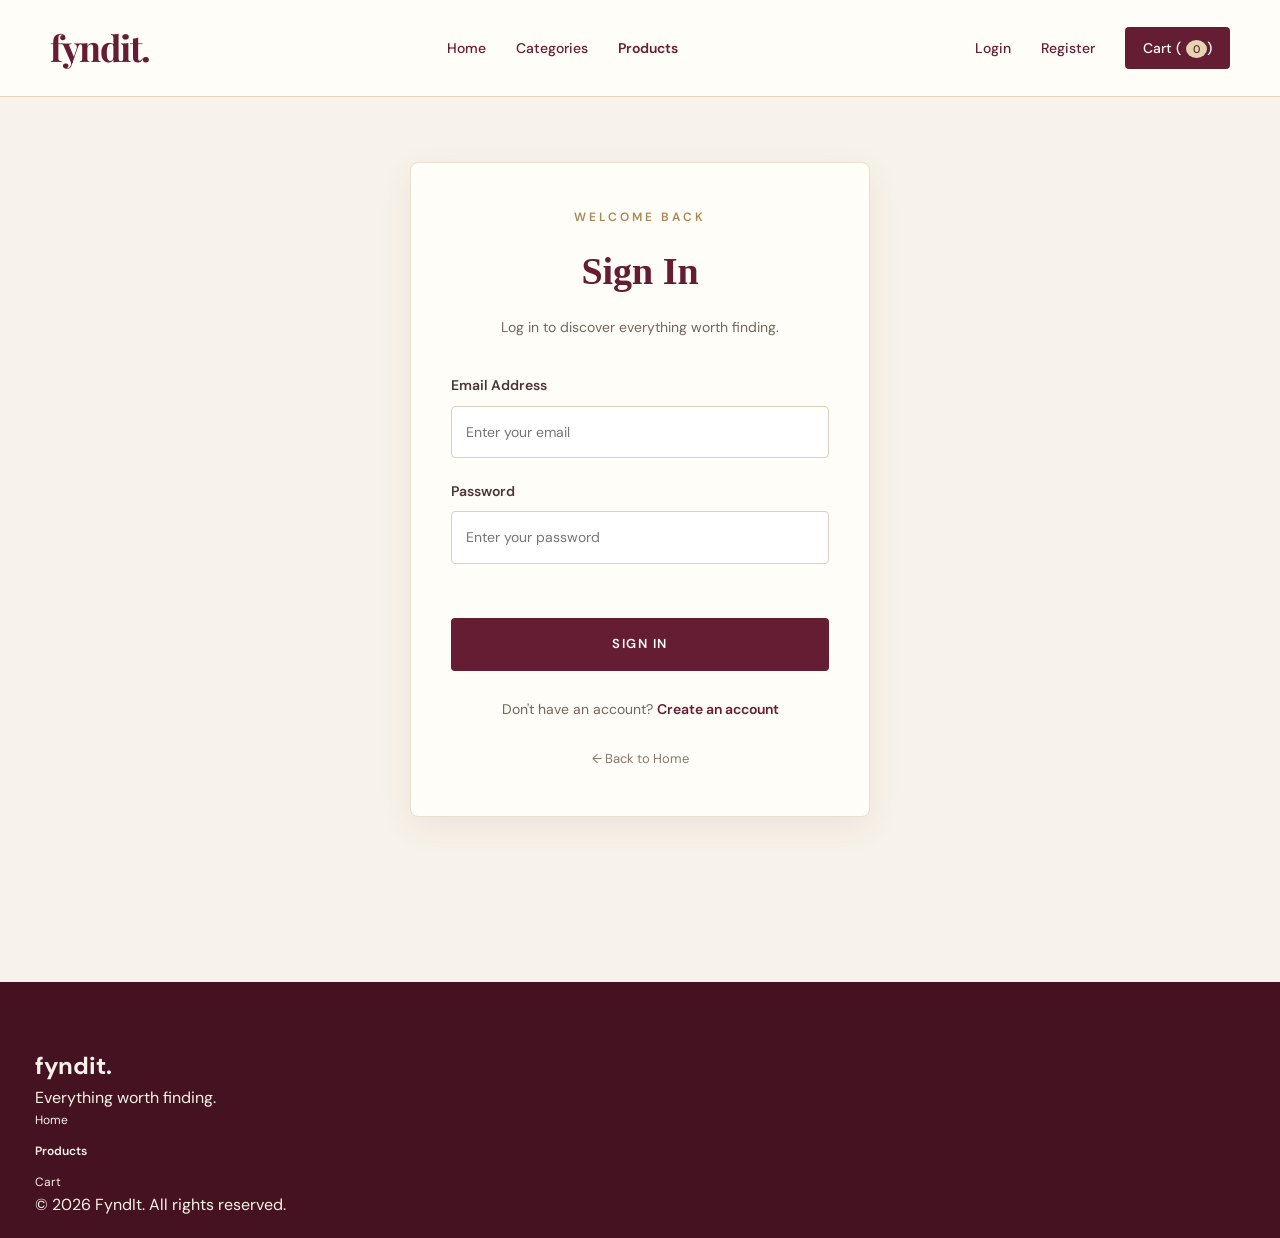
<file: admin-customers.html>
<!DOCTYPE html>
<html lang="en">

<head>
    <meta charset="UTF-8">
    <meta name="viewport" content="width=device-width, initial-scale=1.0">

    <title>Manage Customers | FyndIt Admin</title>

    <link rel="stylesheet" href="style.css">
</head>

<body>

    <!-- Admin Header -->
    <header class="admin-header">

        <div class="admin-header-container">

            <a href="admin.html" class="admin-logo">
                <span>fyndit.</span>
                <small>ADMIN</small>
            </a>

            <div class="admin-header-actions">

                <a href="admin.html" class="admin-card-link">
                    Dashboard
                </a>

                <button id="adminLogoutButton">
                    Logout
                </button>

            </div>

        </div>

    </header>


    <!-- Page Heading -->
    <section class="admin-page-heading">

        <p>CUSTOMER MANAGEMENT</p>

        <h1>Manage Customers</h1>

        <span>
            View customer profiles and their delivery information.
        </span>

    </section>


    <!-- Customer Management -->
    <main class="admin-customers-section">

        <div class="admin-customers-toolbar">

            <div>

                <h2>Registered Customers</h2>

                <p id="adminCustomerCount">
                    Loading customers...
                </p>

            </div>

        </div>


        <!-- Search -->
        <div class="admin-customer-search">

            <input
                type="text"
                id="adminCustomerSearch"
                placeholder="Search by customer name or email..."
            >

        </div>


        <!-- Customer Table -->
        <div class="admin-table-container">

            <table class="admin-customers-table">

                <thead>

                    <tr>
                        <th>Customer ID</th>
                        <th>Customer Name</th>
                        <th>Email Address</th>
                        <th>Phone</th>
                        <th>Account Status</th>
                        <th>Actions</th>
                    </tr>

                </thead>

                <tbody id="adminCustomersTableBody">

                    <tr>
                        <td colspan="6">
                            Loading customers...
                        </td>
                    </tr>

                </tbody>

            </table>

        </div>


        <!-- Page Message -->
        <p
            id="adminCustomersMessage"
            class="admin-dashboard-message"
        ></p>

    </main>


    <!-- Customer Details Modal -->
    <div id="customerModal" class="admin-modal">

        <div class="admin-modal-content">

            <div class="admin-modal-header">

                <h2>Customer Details</h2>

                <button
                    type="button"
                    id="closeCustomerModal"
                >
                    &times;
                </button>

            </div>


            <div class="customer-details-content">

                <div class="customer-detail-item">

                    <span>Customer Name</span>

                    <p id="detailCustomerName">-</p>

                </div>


                <div class="customer-detail-item">

                    <span>Email Address</span>

                    <p id="detailCustomerEmail">-</p>

                </div>


                <div class="customer-detail-item">

                    <span>Phone Number</span>

                    <p id="detailCustomerPhone">-</p>

                </div>


                <div class="customer-detail-item">

                    <span>Delivery Address</span>

                    <p id="detailCustomerAddress">-</p>

                </div>


                <div class="customer-detail-item">

                    <span>Account Status</span>

                    <p id="detailCustomerStatus">-</p>

                </div>

            </div>


            <div class="admin-form-actions">

                <button
                    type="button"
                    id="closeCustomerDetailsButton"
                >
                    Close
                </button>

            </div>

        </div>

    </div>


    <!-- Footer -->
    <footer class="main-footer">

        <p>
            © 2026 FyndIt. Everything worth finding.
        </p>

    </footer>


    <script src="firebase-config.js"></script>
    <script src="admin-customers.js"></script>

</body>

</html>
</file>
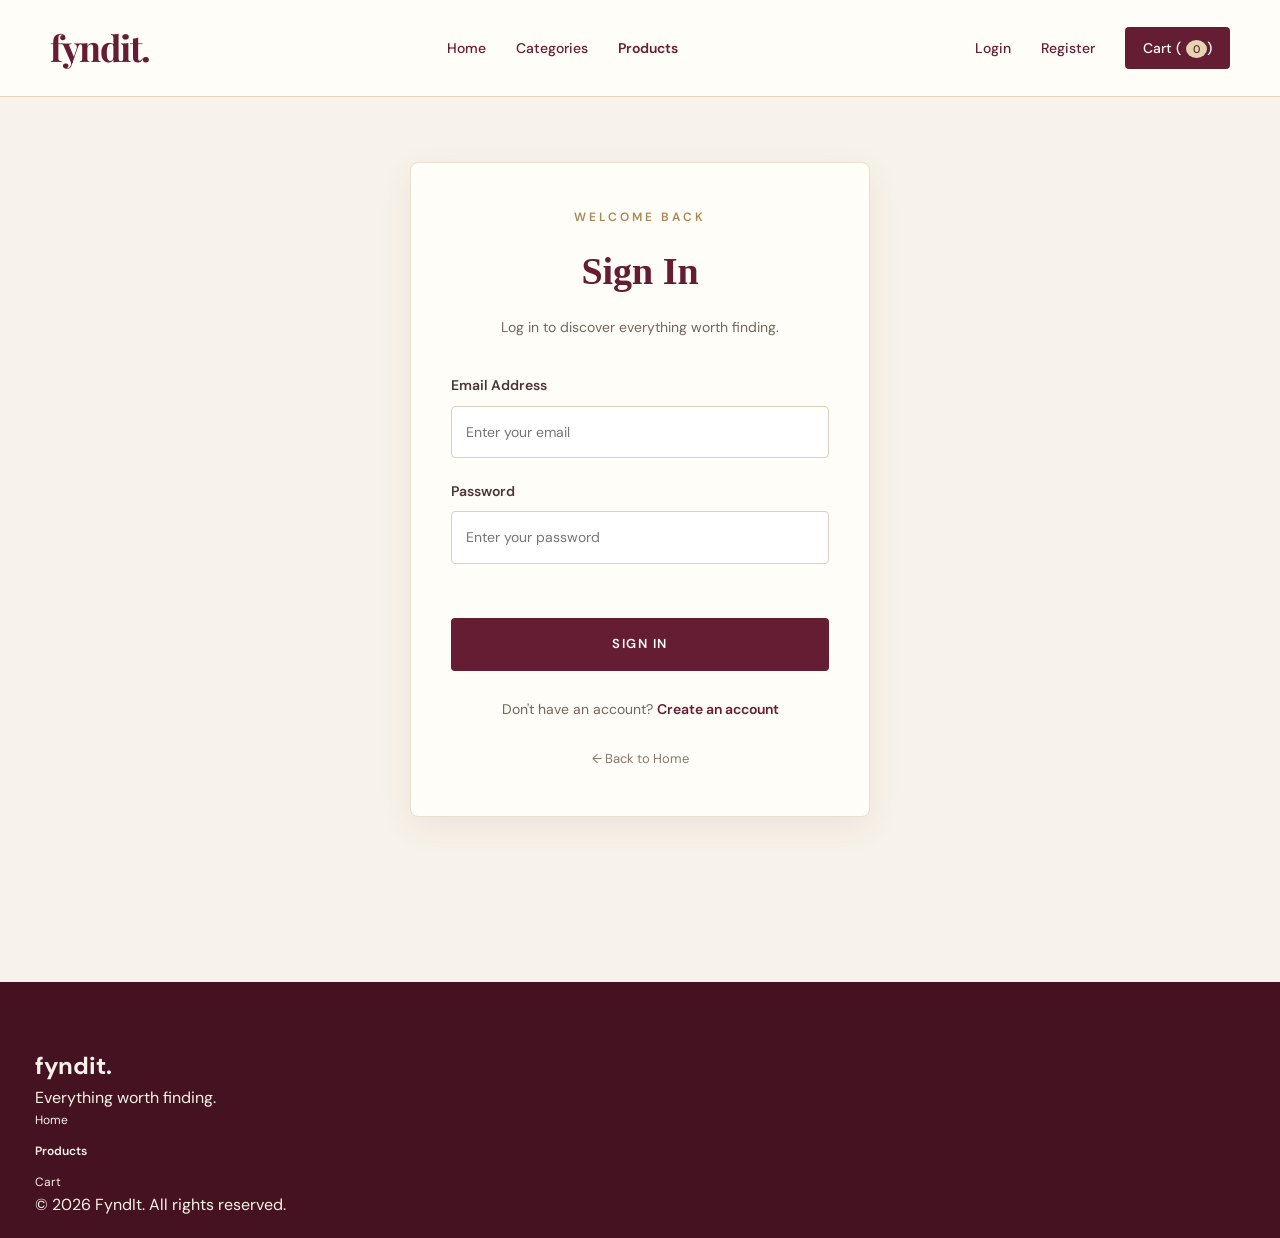
<file: admin-orders.html>
<!DOCTYPE html>
<html lang="en">

<head>
    <meta charset="UTF-8">
    <meta name="viewport" content="width=device-width, initial-scale=1.0">

    <title>Order Management | FyndIt Admin</title>

    <link rel="stylesheet" href="style.css">
</head>

<body>

    <header class="admin-header">
        <div class="admin-header-container">

            <a href="admin.html" class="admin-logo">
                <span>FyndIt.</span>
                <small>ADMIN</small>
            </a>

            <div class="admin-header-actions">
                <a href="admin.html" class="admin-card-link">Dashboard</a>
                <button id="adminLogoutButton">Logout</button>
            </div>

        </div>
    </header>

    <main class="admin-customers-section">

        <div class="admin-page-heading">
            <p>ORDER MANAGEMENT</p>
            <h1>Customer Orders</h1>
            <span>View and manage all customer orders.</span>
        </div>

        <div class="admin-customers-toolbar">

            <div>
                <h2>All Orders</h2>
                <p id="adminOrderCount">Loading orders...</p>
            </div>

            <input
                type="text"
                id="adminOrderSearch"
                placeholder="Search by order ID or customer..."
            >

        </div>

        <div class="admin-table-container">

            <table class="admin-customers-table">

                <thead>
                    <tr>
                        <th>Order ID</th>
                        <th>Customer</th>
                        <th>Order Date</th>
                        <th>Items</th>
                        <th>Total Amount</th>
                        <th>Payment Method</th>
                        <th>Order Status</th>
                        <th>Actions</th>
                    </tr>
                </thead>

                <tbody id="adminOrdersTableBody">
                    <tr>
                        <td colspan="8">Loading orders...</td>
                    </tr>
                </tbody>

            </table>

        </div>

        <div id="adminOrdersMessage"></div>

    </main>

    <footer class="main-footer">
        <p>© 2026 FyndIt. All rights reserved.</p>
    </footer>

    <script src="firebase-config.js"></script>
    <script src="admin-orders.js"></script>

</body>
</html>
</file>
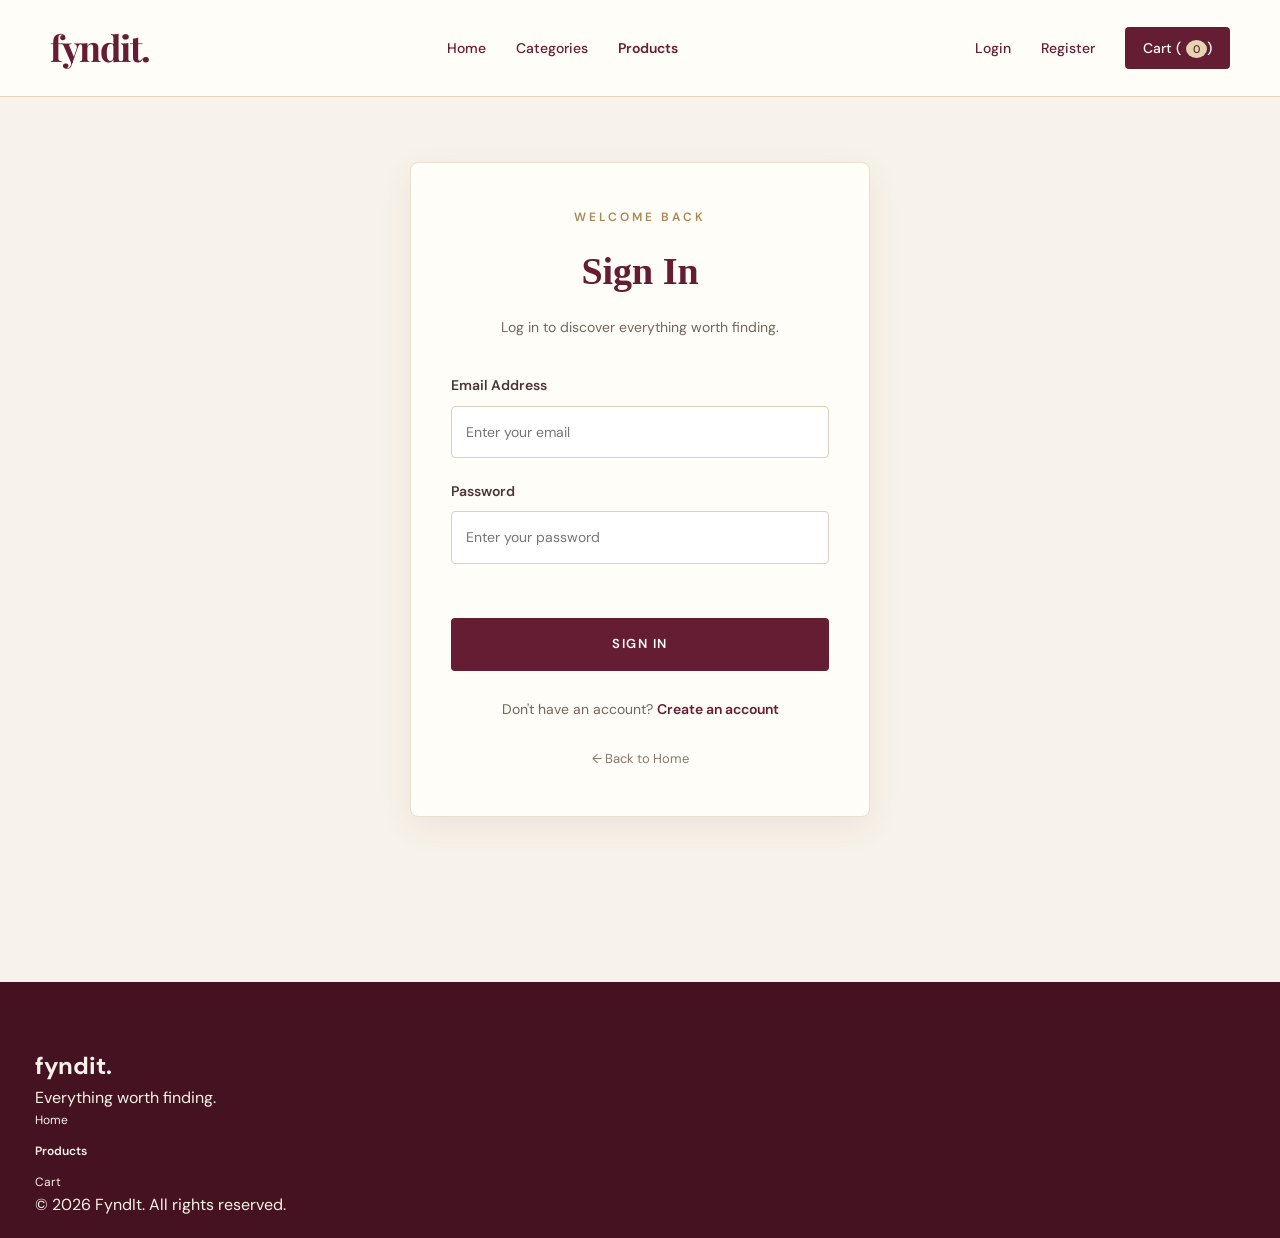
<file: admin-products.html>
<!DOCTYPE html>
<html lang="en">

<head>
    <meta charset="UTF-8">
    <meta name="viewport" content="width=device-width, initial-scale=1.0">

    <title>Manage Products | FyndIt Admin</title>

    <link rel="stylesheet" href="style.css">
</head>

<body>

    <!-- Admin Header -->
    <header class="admin-header">

        <div class="admin-header-container">

            <a href="admin.html" class="admin-logo">
                <span>fyndit.</span>
                <small>ADMIN</small>
            </a>

            <div class="admin-header-actions">

                <a href="admin.html" class="admin-card-link">
                    Dashboard
                </a>

                <button id="adminLogoutButton">
                    Logout
                </button>

            </div>

        </div>

    </header>


    <!-- Page Heading -->
    <section class="admin-page-heading">

        <p>PRODUCT MANAGEMENT</p>

        <h1>Manage Products</h1>

        <span>
            Add, edit and manage your FyndIt product collection.
        </span>

    </section>


    <!-- Product Management -->
    <main class="admin-products-section">

        <div class="admin-products-toolbar">

            <div>
                <h2>All Products</h2>

                <p id="adminProductCount">
                    Loading products...
                </p>
            </div>

            <button id="addProductButton">
                + Add New Product
            </button>

        </div>


        <!-- Search -->
        <div class="admin-product-search">

            <input
                type="text"
                id="adminProductSearch"
                placeholder="Search products by name or ID..."
            >

        </div>


        <!-- Product Table -->
        <div class="admin-table-container">

            <table class="admin-products-table">

                <thead>

                    <tr>
                        <th>Product ID</th>
                        <th>Product Name</th>
                        <th>Category</th>
                        <th>Price</th>
                        <th>Stock</th>
                        <th>Status</th>
                        <th>Actions</th>
                    </tr>

                </thead>

                <tbody id="adminProductsTableBody">

                    <tr>
                        <td colspan="7">
                            Loading products...
                        </td>
                    </tr>

                </tbody>

            </table>

        </div>


        <!-- Page Message -->
        <p
            id="adminProductsMessage"
            class="admin-dashboard-message"
        ></p>

    </main>


    <!-- Add/Edit Product Modal -->
    <div id="productModal" class="admin-modal">

        <div class="admin-modal-content">

            <div class="admin-modal-header">

                <h2 id="productModalTitle">
                    Add New Product
                </h2>

                <button
                    type="button"
                    id="closeProductModal"
                >
                    &times;
                </button>

            </div>


            <form id="adminProductForm">

                <input
                    type="hidden"
                    id="adminProductId"
                >

                <div class="admin-form-field">

                    <label for="adminProductName">
                        Product Name
                    </label>

                    <input
                        type="text"
                        id="adminProductName"
                        required
                    >

                </div>


                <div class="admin-form-field">

                    <label for="adminProductCategory">
                        Category
                    </label>

                    <select
                        id="adminProductCategory"
                        required
                    >

                        <option value="">
                            Select Category
                        </option>

                    </select>

                </div>


                <div class="admin-form-field">

                    <label for="adminProductPrice">
                        Price (₹)
                    </label>

                    <input
                        type="number"
                        id="adminProductPrice"
                        min="0.01"
                        step="0.01"
                        required
                    >

                </div>


                <div class="admin-form-field">

                    <label for="adminProductStock">
                        Stock Quantity
                    </label>

                    <input
                        type="number"
                        id="adminProductStock"
                        min="0"
                        step="1"
                        required
                    >

                </div>


                <div class="admin-form-field">

                    <label for="adminProductDescription">
                        Description
                    </label>

                    <textarea
                        id="adminProductDescription"
                        rows="4"
                        required
                    ></textarea>

                </div>


                <div class="admin-form-field">

                    <label for="adminProductImage">
                        Product Image URL (Optional)
                    </label>

                    <input
                        type="url"
                        id="adminProductImage"
                        placeholder="https://example.com/image.jpg"
                    >

                </div>


                <div class="admin-form-field">

                    <label for="adminProductStatus">
                        Product Status
                    </label>

                    <select
                        id="adminProductStatus"
                        required
                    >

                        <option value="active">
                            Active
                        </option>

                        <option value="inactive">
                            Inactive
                        </option>

                    </select>

                </div>


                <div class="admin-form-actions">

                    <button
                        type="button"
                        id="cancelProductButton"
                    >
                        Cancel
                    </button>

                    <button
                        type="submit"
                        id="saveProductButton"
                    >
                        Save Product
                    </button>

                </div>

            </form>

        </div>

    </div>


    <!-- Footer -->
    <footer class="main-footer">

        <p>
            © 2026 FyndIt. Everything worth finding.
        </p>

    </footer>


    <script src="firebase-config.js"></script>
    <script src="admin-products.js"></script>

</body>

</html>
</file>
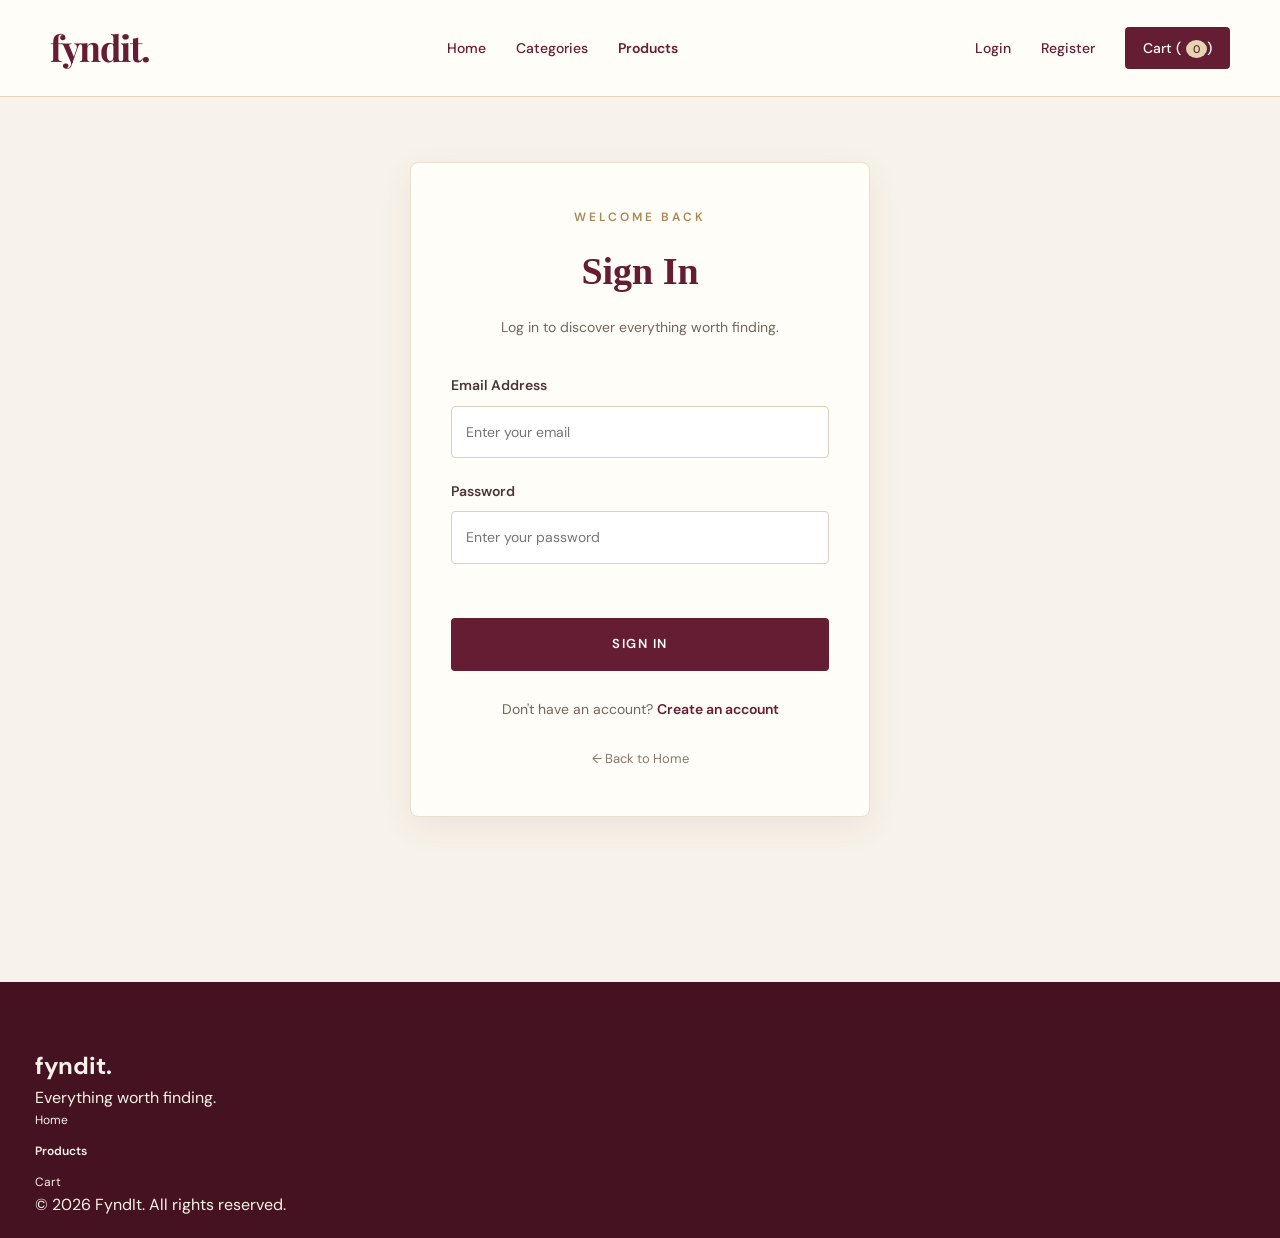
<file: admin-sales.html>
<!DOCTYPE html>
<html lang="en">

<head>
    <meta charset="UTF-8">
    <meta name="viewport" content="width=device-width, initial-scale=1.0">

    <title>Sales Overview | FyndIt Admin</title>

    <link rel="stylesheet" href="style.css">
</head>

<body>

    <header class="admin-header">
        <div class="admin-header-container">

            <a href="admin.html" class="admin-logo">
                <span>FyndIt.</span>
                <small>ADMIN</small>
            </a>

            <div class="admin-header-actions">
                <a href="admin.html" class="admin-card-link">Dashboard</a>
                <button id="adminLogoutButton">Logout</button>
            </div>

        </div>
    </header>

    <main class="admin-sales-section">

        <div class="admin-page-heading">
            <p>BUSINESS PERFORMANCE</p>
            <h1>Sales Overview</h1>
            <span>Track revenue and monitor order performance.</span>
        </div>

        <section class="sales-stat-grid">

            <div class="sales-stat-card">
                <p>Total Revenue</p>
                <h2 id="salesTotalRevenue">₹0.00</h2>
            </div>

            <div class="sales-stat-card">
                <p>Total Orders</p>
                <h2 id="salesTotalOrders">0</h2>
            </div>

            <div class="sales-stat-card">
                <p>Completed Orders</p>
                <h2 id="salesCompletedOrders">0</h2>
            </div>

            <div class="sales-stat-card">
                <p>Pending Orders</p>
                <h2 id="salesPendingOrders">0</h2>
            </div>

        </section>

        <section class="sales-summary-section">

            <h2>Order Performance</h2>

            <div class="sales-summary-table-container">

                <table class="sales-summary-table">

                    <thead>
                        <tr>
                            <th>Order Status</th>
                            <th>Number of Orders</th>
                            <th>Revenue</th>
                        </tr>
                    </thead>

                    <tbody id="salesSummaryTableBody">
                        <tr>
                            <td colspan="3">Loading sales data...</td>
                        </tr>
                    </tbody>

                </table>

            </div>

        </section>

        <div id="adminSalesMessage"></div>

    </main>

    <footer class="main-footer">
        <p>© 2026 FyndIt. All rights reserved.</p>
    </footer>

    <script src="firebase-config.js"></script>
    <script src="admin-sales.js"></script>

</body>
</html>
</file>
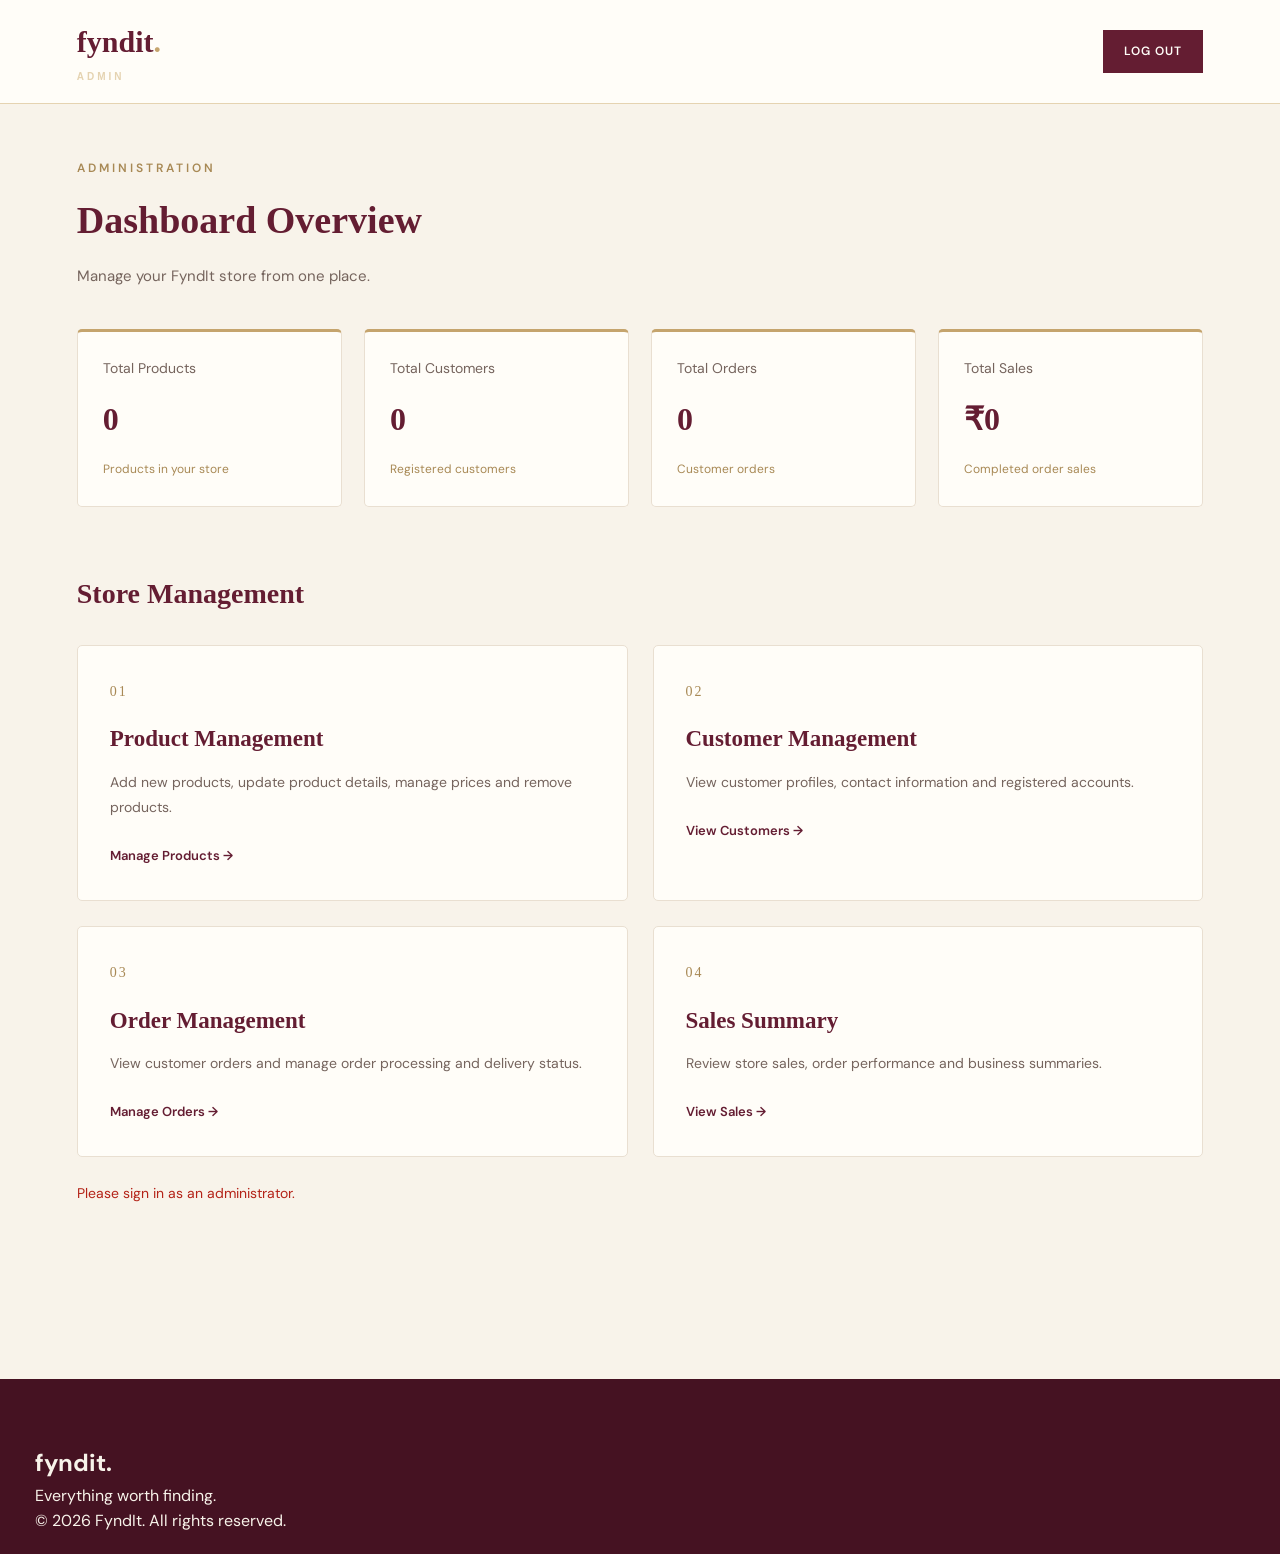
<file: admin.html>
<!DOCTYPE html>
<html lang="en">

<head>
    <meta charset="UTF-8">
    <meta name="viewport" content="width=device-width, initial-scale=1.0">

    <title>Admin Dashboard | FyndIt</title>

    <meta name="description" content="FyndIt administrator dashboard.">

    <link rel="stylesheet" href="style.css">
</head>

<body>

    <!-- ADMIN HEADER -->
    <header class="admin-header">

        <div class="admin-header-container">

            <a href="admin.html" class="admin-logo">
                fyndit<span>.</span>
                <small>ADMIN</small>
            </a>

            <div class="admin-header-actions">

                <span id="adminWelcome">
                    Welcome, Admin
                </span>

                <button id="adminLogoutButton">
                    LOG OUT
                </button>

            </div>

        </div>

    </header>


    <!-- DASHBOARD -->
    <main class="admin-dashboard">

        <section class="admin-page-heading">

            <div>
                <p>ADMINISTRATION</p>
                <h1>Dashboard Overview</h1>
                <span>Manage your FyndIt store from one place.</span>
            </div>

        </section>


        <!-- SUMMARY CARDS -->
        <section class="admin-stat-grid">

            <div class="admin-stat-card">
                <p>Total Products</p>
                <h2 id="totalProducts">0</h2>
                <span>Products in your store</span>
            </div>

            <div class="admin-stat-card">
                <p>Total Customers</p>
                <h2 id="totalCustomers">0</h2>
                <span>Registered customers</span>
            </div>

            <div class="admin-stat-card">
                <p>Total Orders</p>
                <h2 id="totalOrders">0</h2>
                <span>Customer orders</span>
            </div>

            <div class="admin-stat-card">
                <p>Total Sales</p>
                <h2 id="totalSales">₹0</h2>
                <span>Completed order sales</span>
            </div>

        </section>


        <!-- ADMIN MANAGEMENT SECTIONS -->
        <section class="admin-management-section">

            <h2>Store Management</h2>

            <div class="admin-management-grid">

                <a href="admin-products.html" class="admin-management-card">

                    <span class="admin-card-number">01</span>

                    <h3>Product Management</h3>

                    <p>
                        Add new products, update product details,
                        manage prices and remove products.
                    </p>

                    <span class="admin-card-link">Manage Products →</span>

                </a>


                <a href="admin-customers.html" class="admin-management-card">

                    <span class="admin-card-number">02</span>

                    <h3>Customer Management</h3>

                    <p>
                        View customer profiles, contact information
                        and registered accounts.
                    </p>

                    <span class="admin-card-link">View Customers →</span>

                </a>


                <a href="admin-orders.html" class="admin-management-card">

                    <span class="admin-card-number">03</span>

                    <h3>Order Management</h3>

                    <p>
                        View customer orders and manage
                        order processing and delivery status.
                    </p>

                    <span class="admin-card-link">Manage Orders →</span>

                </a>


                <a href="admin-sales.html" class="admin-management-card">

                    <span class="admin-card-number">04</span>

                    <h3>Sales Summary</h3>

                    <p>
                        Review store sales, order performance
                        and business summaries.
                    </p>

                    <span class="admin-card-link">View Sales →</span>

                </a>

            </div>

        </section>


        <p id="adminDashboardMessage" class="admin-dashboard-message"></p>

    </main>


    <!-- FOOTER -->
    <footer class="main-footer">

        <div class="footer-content">

            <h2 class="footer-brand">fyndit.</h2>

            <p>Everything worth finding.</p>

            <p class="copyright">
                © 2026 FyndIt. All rights reserved.
            </p>

        </div>

    </footer>


    <!-- SCRIPTS -->
    <script src="https://code.jquery.com/jquery-3.7.1.min.js"></script>
    <script src="firebase-config.js"></script>
    <script src="admin.js"></script>

</body>

</html>
</file>
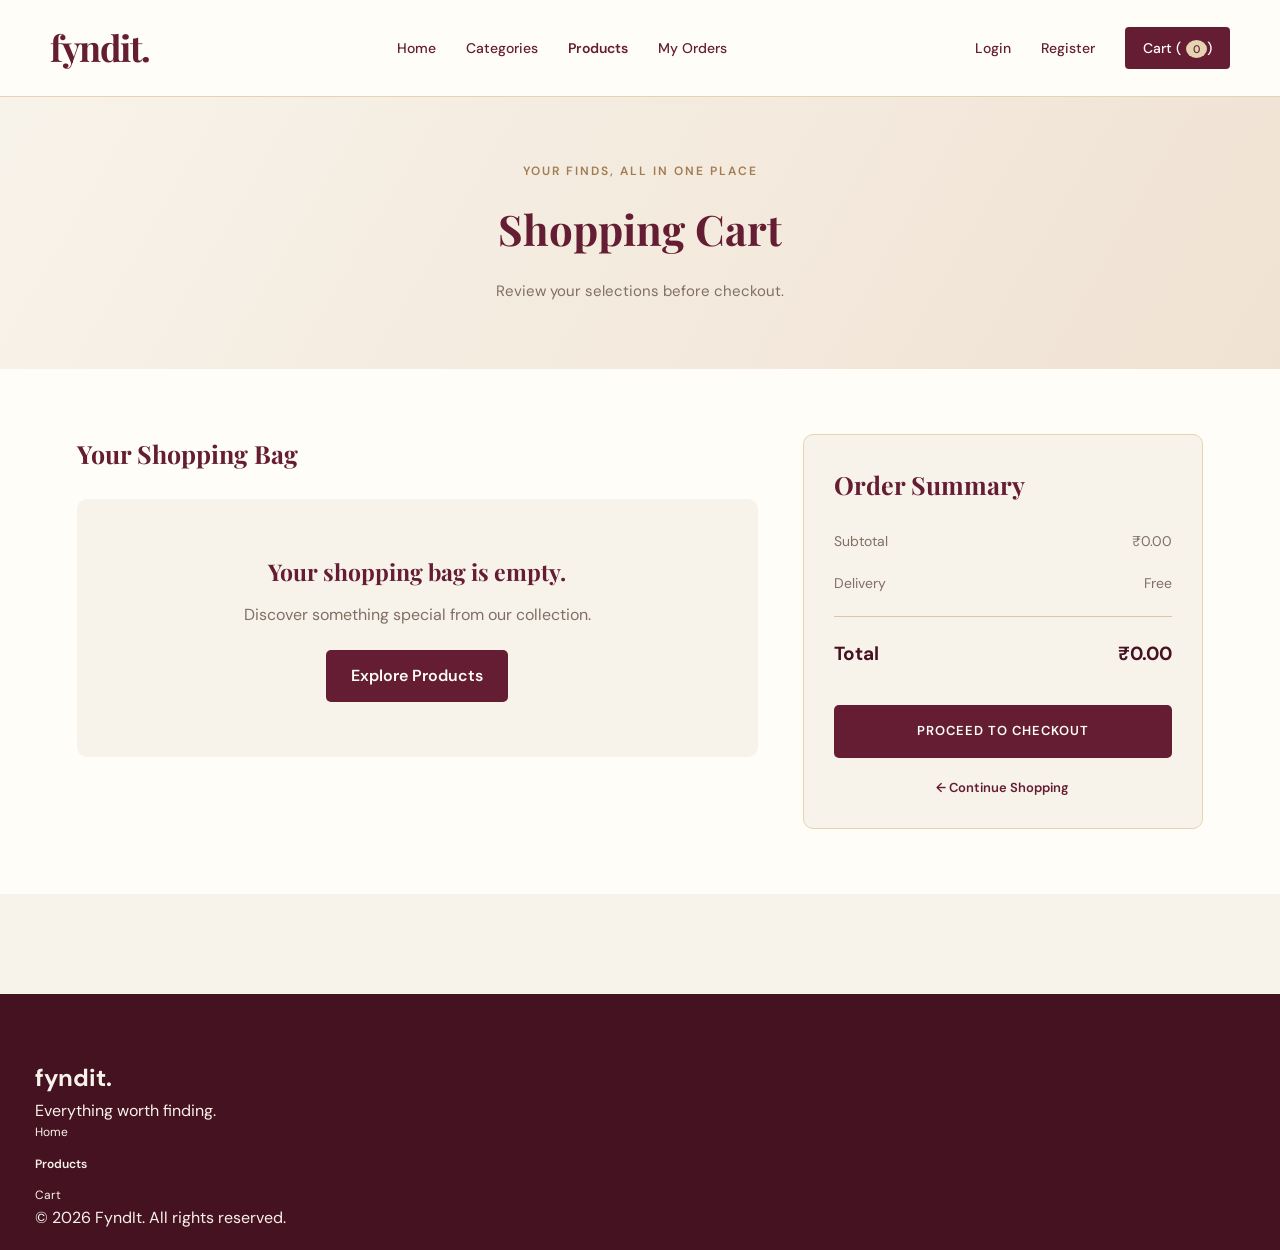
<file: cart.html>
<!DOCTYPE html>
<html lang="en">

<head>
    <meta charset="UTF-8">
    <meta name="viewport" content="width=device-width, initial-scale=1.0">

    <title>Shopping Cart | FyndIt</title>

    <meta name="description" content="Review your shopping cart and continue to checkout at FyndIt.">

    <link rel="stylesheet" href="style.css">
</head>

<body>

    <!-- HEADER -->
    <header class="main-header">

        <div class="header-container">

            <a href="index.html" class="luxury-logo">
                <span class="logo-wordmark">fyndit.</span>
            </a>

            <nav class="main-nav">
                <a href="index.html">Home</a>
                <a href="index.html#categories">Categories</a>
                <a href="products.html">Products</a>
                <a href="my-orders.html">My Orders</a>
            </nav>

            <div class="header-actions">
                <a href="login.html">Login</a>
                <a href="register.html">Register</a>
                <a href="cart.html" class="cart-link">
                    Cart (<span id="cartCount">0</span>)
                </a>
            </div>

        </div>

    </header>


    <!-- CART PAGE INTRODUCTION -->
    <section class="cart-page-hero">

        <p>YOUR FINDS, ALL IN ONE PLACE</p>

        <h1>Shopping Cart</h1>

        <span>Review your selections before checkout.</span>

    </section>


    <!-- CART CONTENT -->
    <main class="cart-section">

        <div class="cart-layout">

            <div class="cart-items-container">

                <h2>Your Shopping Bag</h2>

                <div id="cartItems">

                    <p>Loading your cart...</p>

                </div>

            </div>


            <!-- ORDER SUMMARY -->
            <aside class="cart-summary">

                <h2>Order Summary</h2>

                <div class="summary-row">
                    <span>Subtotal</span>
                    <span id="cartSubtotal">₹0</span>
                </div>

                <div class="summary-row">
                    <span>Delivery</span>
                    <span id="deliveryCharge">Free</span>
                </div>

                <div class="summary-divider"></div>

                <div class="summary-row summary-total">
                    <span>Total</span>
                    <span id="cartTotal">₹0</span>
                </div>

                <button id="checkoutButton" type="button">
                    PROCEED TO CHECKOUT
                </button>

                <a href="products.html" class="continue-shopping">
                    ← Continue Shopping
                </a>

            </aside>

        </div>

    </main>


    <!-- FOOTER -->
    <footer class="main-footer">

        <div class="footer-content">

            <h2 class="footer-brand">fyndit.</h2>

            <p>Everything worth finding.</p>

            <div class="footer-links">
                <a href="index.html">Home</a>
                <a href="products.html">Products</a>
                <a href="cart.html">Cart</a>
            </div>

            <p class="copyright">
                © 2026 FyndIt. All rights reserved.
            </p>

        </div>

    </footer>


    <!-- SCRIPTS -->
    <script src="https://code.jquery.com/jquery-3.7.1.min.js"></script>
    <script src="firebase-config.js"></script>
    <script src="cart.js"></script>

</body>

</html>
</file>
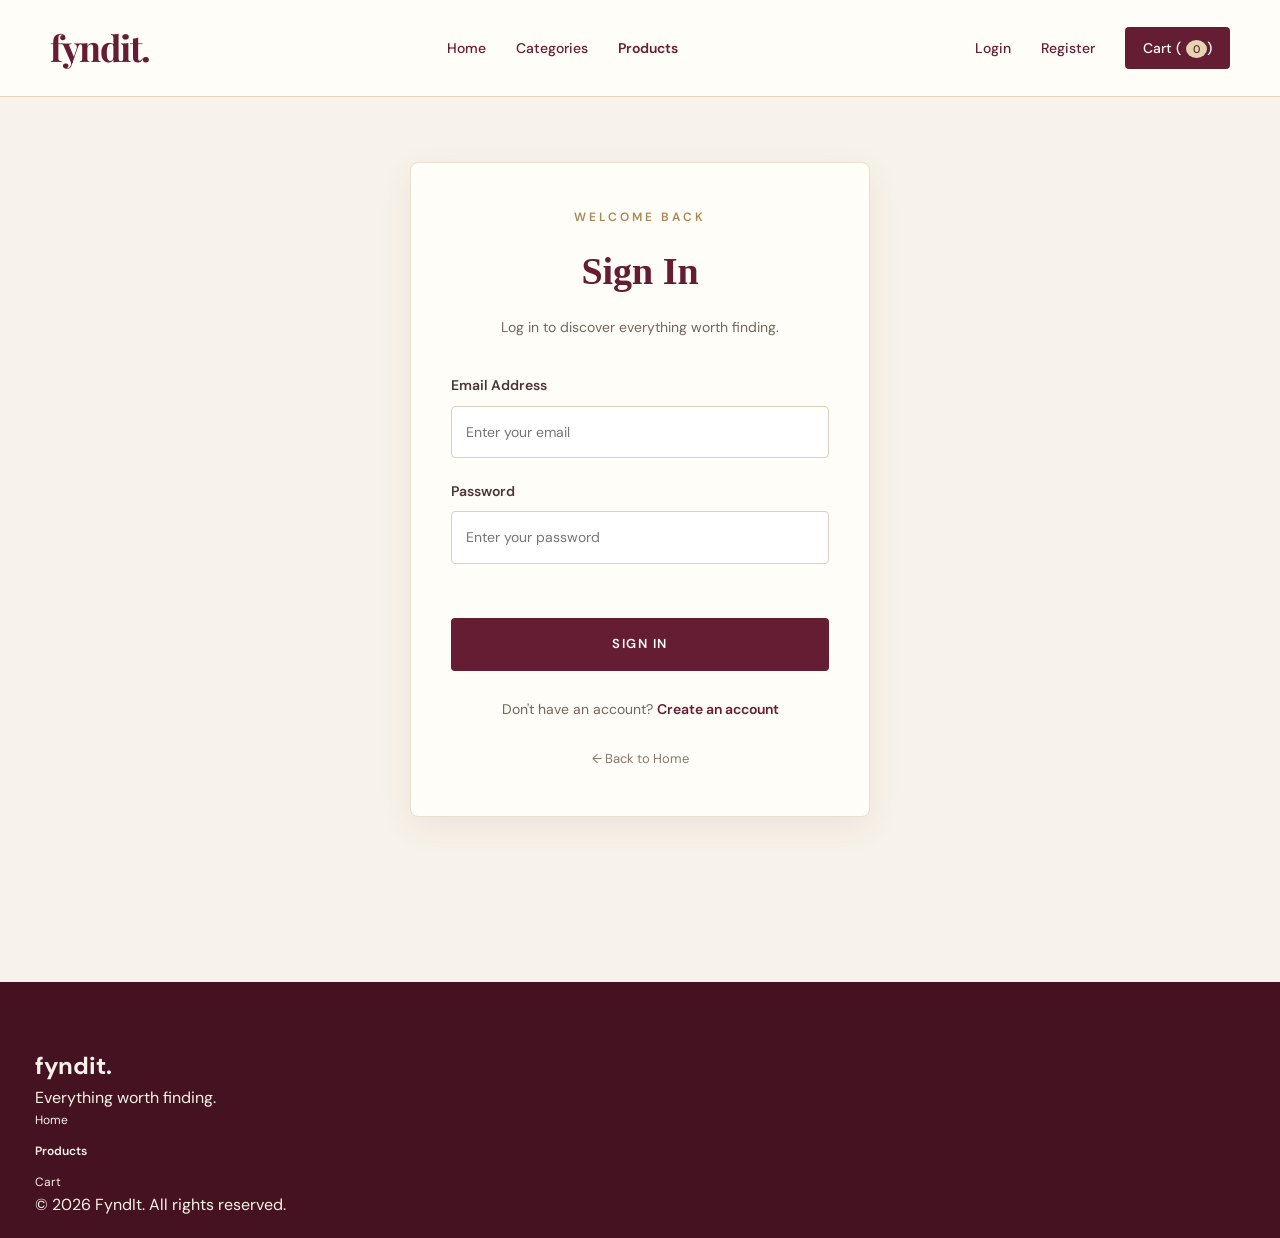
<file: checkout.html>
<!DOCTYPE html>
<html lang="en">

<head>
    <meta charset="UTF-8">
    <meta name="viewport" content="width=device-width, initial-scale=1.0">

    <title>Checkout | FyndIt</title>

    <meta name="description" content="Complete your FyndIt order securely.">

    <link rel="stylesheet" href="style.css">
</head>

<body>

    <!-- HEADER -->
    <header class="main-header">

        <div class="header-container">

            <a href="index.html" class="luxury-logo">
                <span class="logo-wordmark">fyndit.</span>
            </a>

            <nav class="main-nav">
                <a href="index.html">Home</a>
                <a href="index.html#categories">Categories</a>
                <a href="products.html">Products</a>
                <a href="my-orders.html">My Orders</a>
            </nav>

            <div class="header-actions">
                <a href="login.html">Login</a>
                <a href="register.html">Register</a>
                <a href="cart.html" class="cart-link">
                    Cart (<span id="cartCount">0</span>)
                </a>
            </div>

        </div>

    </header>


    <!-- CHECKOUT INTRODUCTION -->
    <section class="checkout-page-hero">

        <p>JUST A FEW MORE STEPS</p>

        <h1>Secure Checkout</h1>

        <span>Complete your details and place your order.</span>

    </section>


    <!-- CHECKOUT CONTENT -->
    <main class="checkout-section">

        <div class="checkout-layout">


            <!-- DELIVERY DETAILS -->
            <section class="checkout-form-container">

                <h2>Delivery Information</h2>

                <form id="checkoutForm">

                    <div class="checkout-field">

                        <label for="customerName">
                            Full Name
                        </label>

                        <input
                            type="text"
                            id="customerName"
                            placeholder="Enter your full name"
                            required
                        >

                    </div>


                    <div class="checkout-field">

                        <label for="customerEmail">
                            Email Address
                        </label>

                        <input
                            type="email"
                            id="customerEmail"
                            placeholder="Enter your email"
                            required
                        >

                    </div>


                    <div class="checkout-field">

                        <label for="customerPhone">
                            Phone Number
                        </label>

                        <input
                            type="tel"
                            id="customerPhone"
                            placeholder="Enter your phone number"
                            pattern="[0-9]{10}"
                            maxlength="10"
                            required
                        >

                    </div>


                    <div class="checkout-field">

                        <label for="deliveryAddress">
                            Street Address
                        </label>

                        <textarea
                            id="deliveryAddress"
                            rows="3"
                            placeholder="Enter your delivery address"
                            required
                        ></textarea>

                    </div>


                    <div class="checkout-field">

                        <label for="deliveryCity">
                            City
                        </label>

                        <input
                            type="text"
                            id="deliveryCity"
                            placeholder="Enter your city"
                            required
                        >

                    </div>


                    <div class="checkout-field">

                        <label for="deliveryState">
                            State
                        </label>

                        <input
                            type="text"
                            id="deliveryState"
                            placeholder="Enter your state"
                            required
                        >

                    </div>


                    <div class="checkout-field">

                        <label for="deliveryPincode">
                            PIN Code
                        </label>

                        <input
                            type="text"
                            id="deliveryPincode"
                            placeholder="Enter 6-digit PIN code"
                            pattern="[0-9]{6}"
                            maxlength="6"
                            required
                        >

                    </div>


                    <h2 class="payment-heading">
                        Payment Method
                    </h2>


                    <div class="payment-option">

                        <input
                            type="radio"
                            id="codPayment"
                            name="paymentMethod"
                            value="Cash on Delivery"
                            checked
                        >

                        <label for="codPayment">
                            Cash on Delivery
                        </label>

                    </div>


                    <div class="payment-option">

                        <input
                            type="radio"
                            id="onlinePayment"
                            name="paymentMethod"
                            value="Online Payment"
                        >

                        <label for="onlinePayment">
                            Online Payment (Demo)
                        </label>

                    </div>


                    <button
                        type="submit"
                        id="placeOrderButton"
                    >
                        PLACE ORDER
                    </button>

                </form>

            </section>


            <!-- ORDER SUMMARY -->
            <aside class="checkout-summary">

                <h2>Your Order</h2>

                <div id="checkoutItems">

                    <p>Loading order details...</p>

                </div>

                <div class="summary-divider"></div>

                <div class="summary-row">
                    <span>Subtotal</span>
                    <span id="checkoutSubtotal">₹0</span>
                </div>

                <div class="summary-row">
                    <span>Delivery</span>
                    <span>Free</span>
                </div>

                <div class="summary-divider"></div>

                <div class="summary-row summary-total">
                    <span>Total</span>
                    <span id="checkoutTotal">₹0</span>
                </div>

            </aside>

        </div>

    </main>


    <!-- FOOTER -->
    <footer class="main-footer">

        <div class="footer-content">

            <h2 class="footer-brand">fyndit.</h2>

            <p>Everything worth finding.</p>

            <div class="footer-links">
                <a href="index.html">Home</a>
                <a href="products.html">Products</a>
                <a href="cart.html">Cart</a>
            </div>

            <p class="copyright">
                © 2026 FyndIt. All rights reserved.
            </p>

        </div>

    </footer>


    <!-- SCRIPTS -->
    <script src="https://code.jquery.com/jquery-3.7.1.min.js"></script>
    <script src="firebase-config.js"></script>
    <script src="checkout.js"></script>

</body>

</html>
</file>
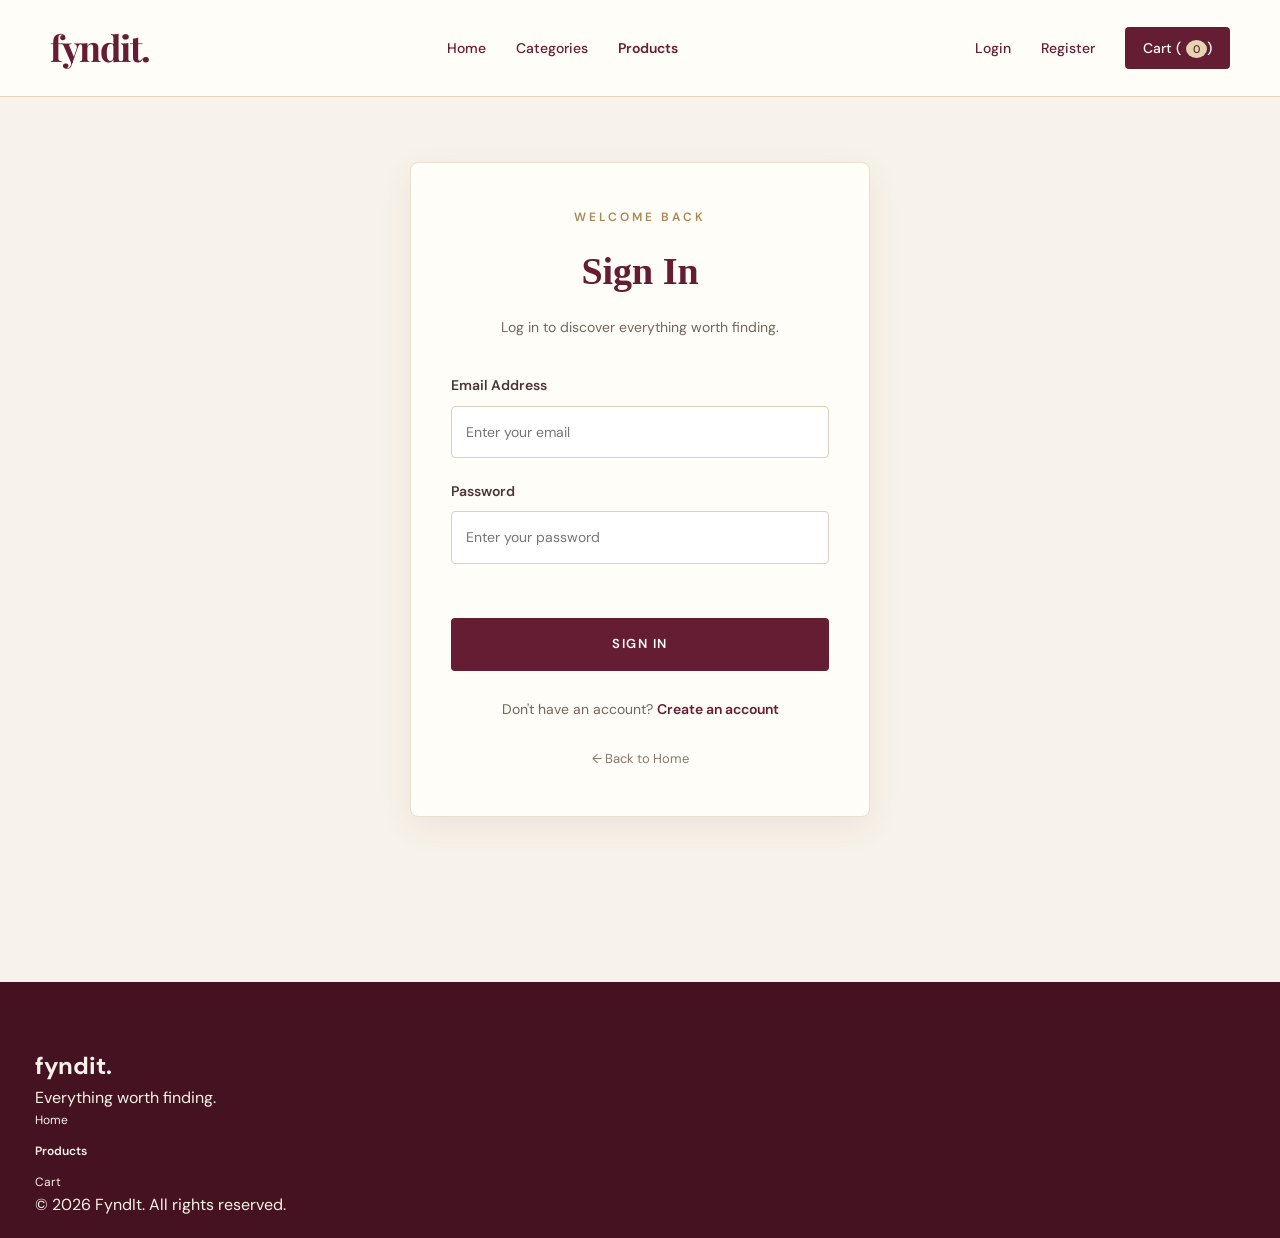
<file: login.html>
<!DOCTYPE html>
<html lang="en">

<head>
    <meta charset="UTF-8">
    <meta name="viewport" content="width=device-width, initial-scale=1.0">

    <title>Login | FyndIt</title>

    <meta name="description" content="Sign in to your FyndIt account.">

    <link rel="stylesheet" href="style.css">
</head>

<body>

    <!-- HEADER -->
    <header class="main-header">

        <div class="header-container">

            <a href="index.html" class="luxury-logo">
                <span class="logo-wordmark">fyndit.</span>
            </a>

            <nav class="main-nav">
                <a href="index.html">Home</a>
                <a href="index.html#categories">Categories</a>
                <a href="products.html">Products</a>
            </nav>

            <div class="header-actions">
                <a href="login.html">Login</a>
                <a href="register.html">Register</a>
                <a href="cart.html" class="cart-link">
                    Cart (<span id="cartCount">0</span>)
                </a>
            </div>

        </div>

    </header>


    <!-- LOGIN SECTION -->
    <main class="auth-page">

        <div class="auth-container">

            <div class="auth-heading">

                <p>WELCOME BACK</p>

                <h1>Sign In</h1>

                <span>
                    Log in to discover everything worth finding.
                </span>

            </div>


            <form id="loginForm">

                <div class="auth-field">

                    <label for="loginEmail">
                        Email Address
                    </label>

                    <input
                        type="email"
                        id="loginEmail"
                        placeholder="Enter your email"
                        required
                    >

                </div>


                <div class="auth-field">

                    <label for="loginPassword">
                        Password
                    </label>

                    <input
                        type="password"
                        id="loginPassword"
                        placeholder="Enter your password"
                        required
                    >

                </div>


                <p id="loginMessage" class="auth-message"></p>


                <button type="submit" id="loginButton">
                    SIGN IN
                </button>

            </form>


            <div class="auth-switch">

                <p>
                    Don't have an account?
                    <a href="register.html">Create an account</a>
                </p>

            </div>


            <div class="auth-back">
                <a href="index.html">← Back to Home</a>
            </div>

        </div>

    </main>


    <!-- FOOTER -->
    <footer class="main-footer">

        <div class="footer-content">

            <h2 class="footer-brand">fyndit.</h2>

            <p>Everything worth finding.</p>

            <div class="footer-links">
                <a href="index.html">Home</a>
                <a href="products.html">Products</a>
                <a href="cart.html">Cart</a>
            </div>

            <p class="copyright">
                © 2026 FyndIt. All rights reserved.
            </p>

        </div>

    </footer>


    <!-- SCRIPTS -->
    <script src="https://code.jquery.com/jquery-3.7.1.min.js"></script>
    <script src="firebase-config.js"></script>
    <script src="login.js"></script>

</body>

</html>
</file>
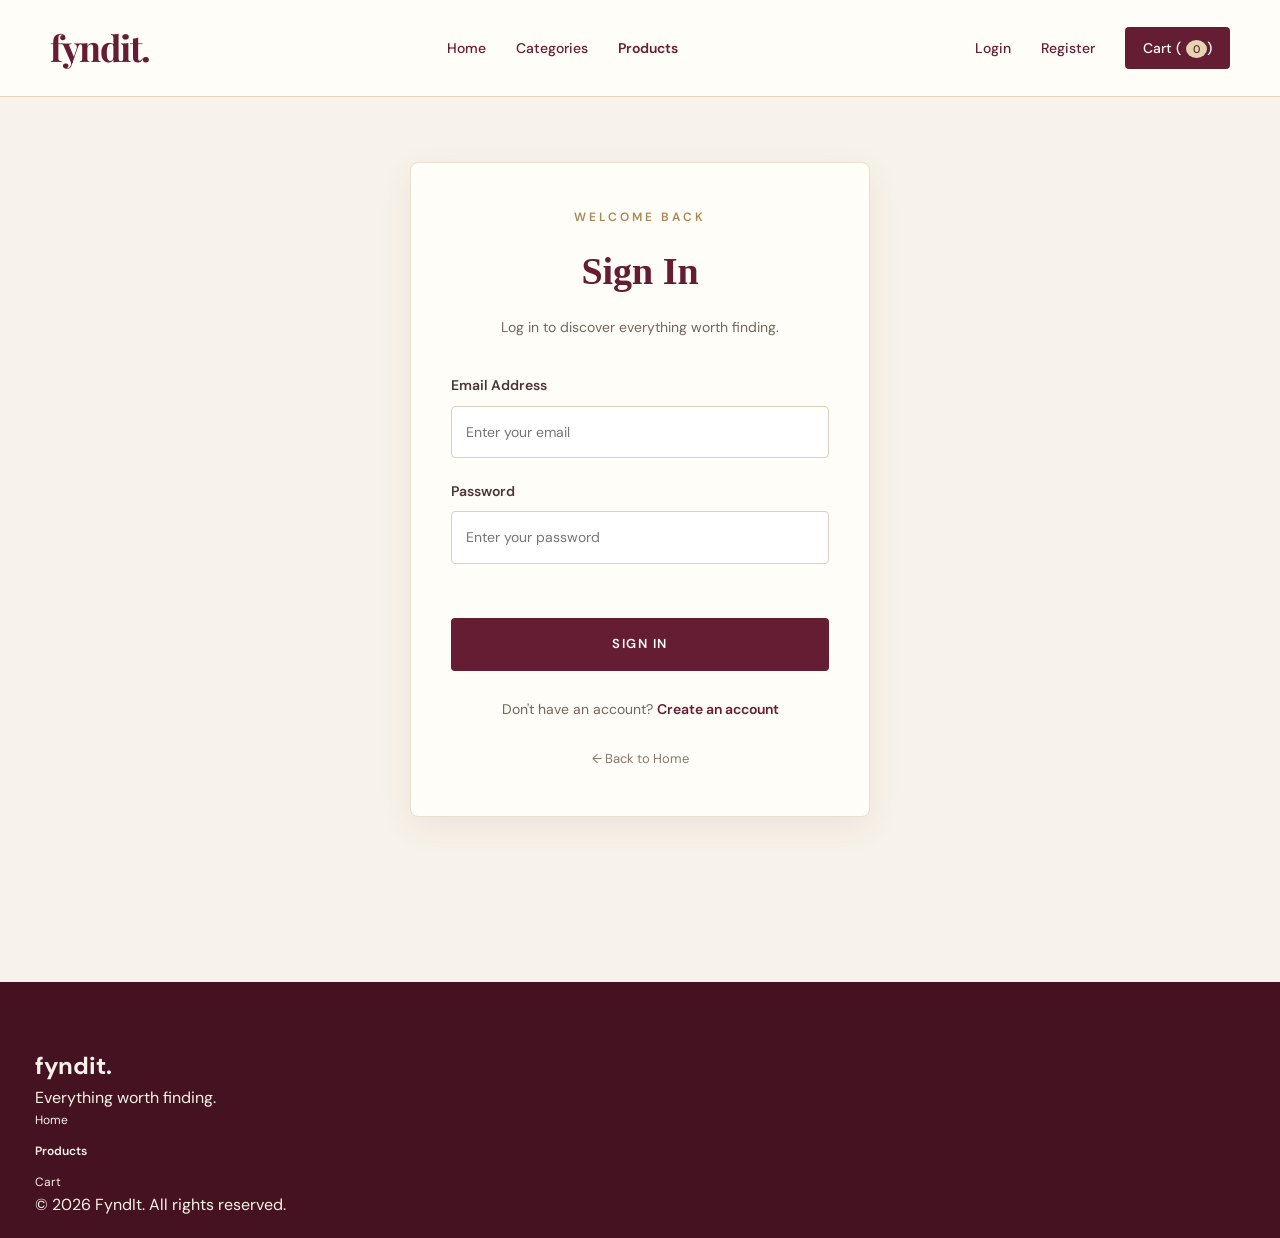
<file: my-orders.html>
<!DOCTYPE html>
<html lang="en">

<head>
    <meta charset="UTF-8">
    <meta name="viewport" content="width=device-width, initial-scale=1.0">

    <title>My Orders | FyndIt</title>

    <meta name="description" content="View your FyndIt order history.">

    <link rel="stylesheet" href="style.css">
</head>

<body>

    <header class="main-header">

        <div class="header-container">

            <a href="index.html" class="luxury-logo">
                <span class="logo-wordmark">fyndit.</span>
            </a>

            <nav class="main-nav">
                <a href="index.html">Home</a>
                <a href="index.html#categories">Categories</a>
                <a href="products.html">Products</a>
                <a href="my-orders.html">My Orders</a>
            </nav>

            <div class="header-actions">
                <a href="cart.html" class="cart-link">
                    Cart (<span id="cartCount">0</span>)
                </a>
            </div>

        </div>

    </header>


    <section class="my-orders-hero">

        <p>YOUR SHOPPING JOURNEY</p>

        <h1>My Orders</h1>

        <span>
            All your FyndIt purchases, together in one place.
        </span>

    </section>


    <main class="my-orders-section">

        <div class="my-orders-heading">
            <h2>Order History</h2>

            <span id="myOrdersCount">
                Loading orders...
            </span>
        </div>

        <div id="myOrdersContainer">

            <p class="my-orders-message">
                Loading your orders...
            </p>

        </div>

        <div class="my-orders-footer">
            <a href="products.html">
                CONTINUE SHOPPING
            </a>
        </div>

    </main>


    <footer class="main-footer">

        <div class="footer-content">

            <h2 class="footer-brand">fyndit.</h2>

            <p>Everything worth finding.</p>

            <p class="copyright">
                © 2026 FyndIt. All rights reserved.
            </p>

        </div>

    </footer>


    <script src="firebase-config.js"></script>
    <script src="my-orders.js"></script>

</body>
</html>
</file>
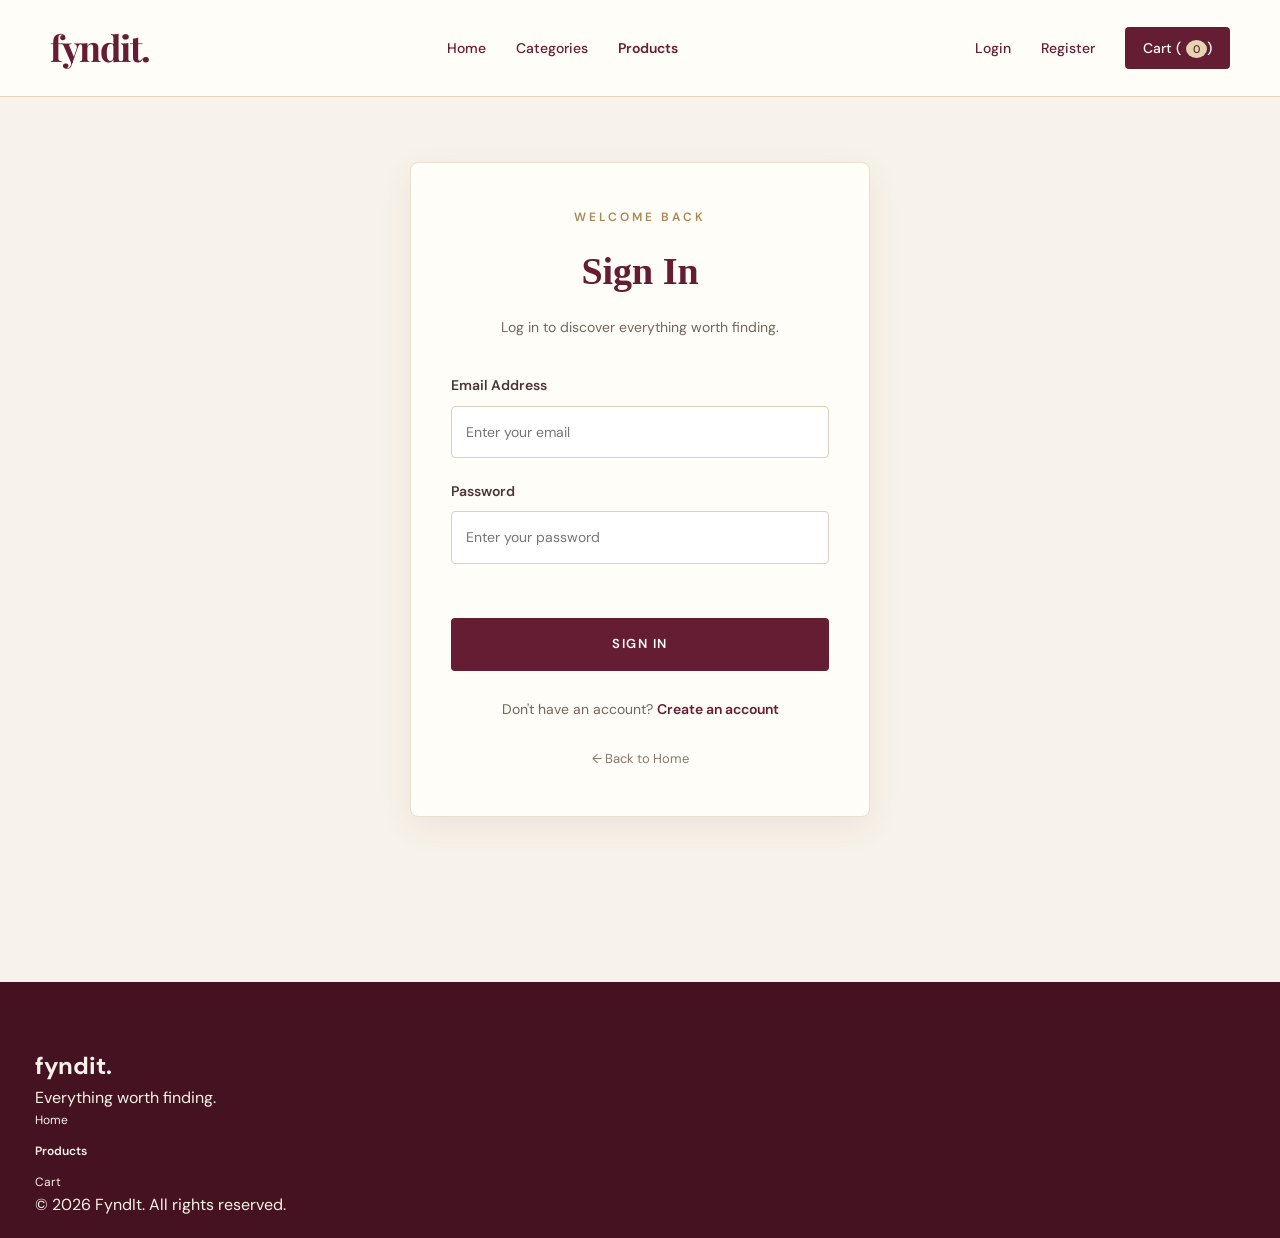
<file: order-confirmation.html>
<!DOCTYPE html>
<html lang="en">

<head>
    <meta charset="UTF-8">
    <meta name="viewport" content="width=device-width, initial-scale=1.0">

    <title>Order Confirmation | FyndIt</title>

    <meta name="description" content="Your FyndIt order confirmation.">

    <link rel="stylesheet" href="style.css">
</head>

<body>

    <header class="main-header">

        <div class="header-container">

            <a href="index.html" class="luxury-logo">
                <span class="logo-wordmark">fyndit.</span>
            </a>

            <nav class="main-nav">
                <a href="index.html">Home</a>
                <a href="index.html#categories">Categories</a>
                <a href="products.html">Products</a>
            </nav>

            <div class="header-actions">
                <a href="cart.html" class="cart-link">
                    Cart (<span id="cartCount">0</span>)
                </a>
            </div>

        </div>

    </header>


    <main class="order-confirmation-section">

        <div class="order-confirmation-container">

            <div class="confirmation-success-icon">
                ✓
            </div>

            <p class="confirmation-eyebrow">
                THANK YOU FOR SHOPPING WITH FYNDIt
            </p>

            <h1>Order Placed Successfully!</h1>

            <p class="confirmation-description">
                Your order has been received.
                We'll take care of the rest.
            </p>

            <div class="confirmation-order-id">
                <span>ORDER ID</span>
                <h2 id="confirmationOrderId">Loading...</h2>
            </div>

            <section class="confirmation-details">

                <h2>Order Details</h2>

                <div id="confirmationItems">
                    Loading order details...
                </div>

                <div class="summary-divider"></div>

                <div class="summary-row">
                    <span>Subtotal</span>
                    <span id="confirmationSubtotal">₹0.00</span>
                </div>

                <div class="summary-row">
                    <span>Delivery</span>
                    <span>Free</span>
                </div>

                <div class="summary-row summary-total">
                    <span>Total</span>
                    <span id="confirmationTotal">₹0.00</span>
                </div>

                <div class="confirmation-extra-details">

                    <p>
                        <strong>Payment Method:</strong>
                        <span id="confirmationPayment">-</span>
                    </p>

                    <p>
                        <strong>Payment Status:</strong>
                        <span id="confirmationPaymentStatus">-</span>
                    </p>

                    <p>
                        <strong>Order Status:</strong>
                        <span id="confirmationStatus">-</span>
                    </p>

                </div>

                <div class="confirmation-address">
                    <h3>Delivery Address</h3>
                    <p id="confirmationAddress">Loading address...</p>
                </div>

            </section>

            <div class="confirmation-actions">

                <a href="products.html" class="confirmation-shop-button">
                    CONTINUE SHOPPING
                </a>

                <a href="index.html" class="confirmation-home-link">
                    Back to Home
                </a>

            </div>

            <p id="confirmationMessage"></p>

        </div>

    </main>


    <footer class="main-footer">

        <div class="footer-content">

            <h2 class="footer-brand">fyndit.</h2>

            <p>Everything worth finding.</p>

            <p class="copyright">
                © 2026 FyndIt. All rights reserved.
            </p>

        </div>

    </footer>


    <script src="firebase-config.js"></script>
    <script src="order-confirmation.js"></script>

</body>
</html>
</file>
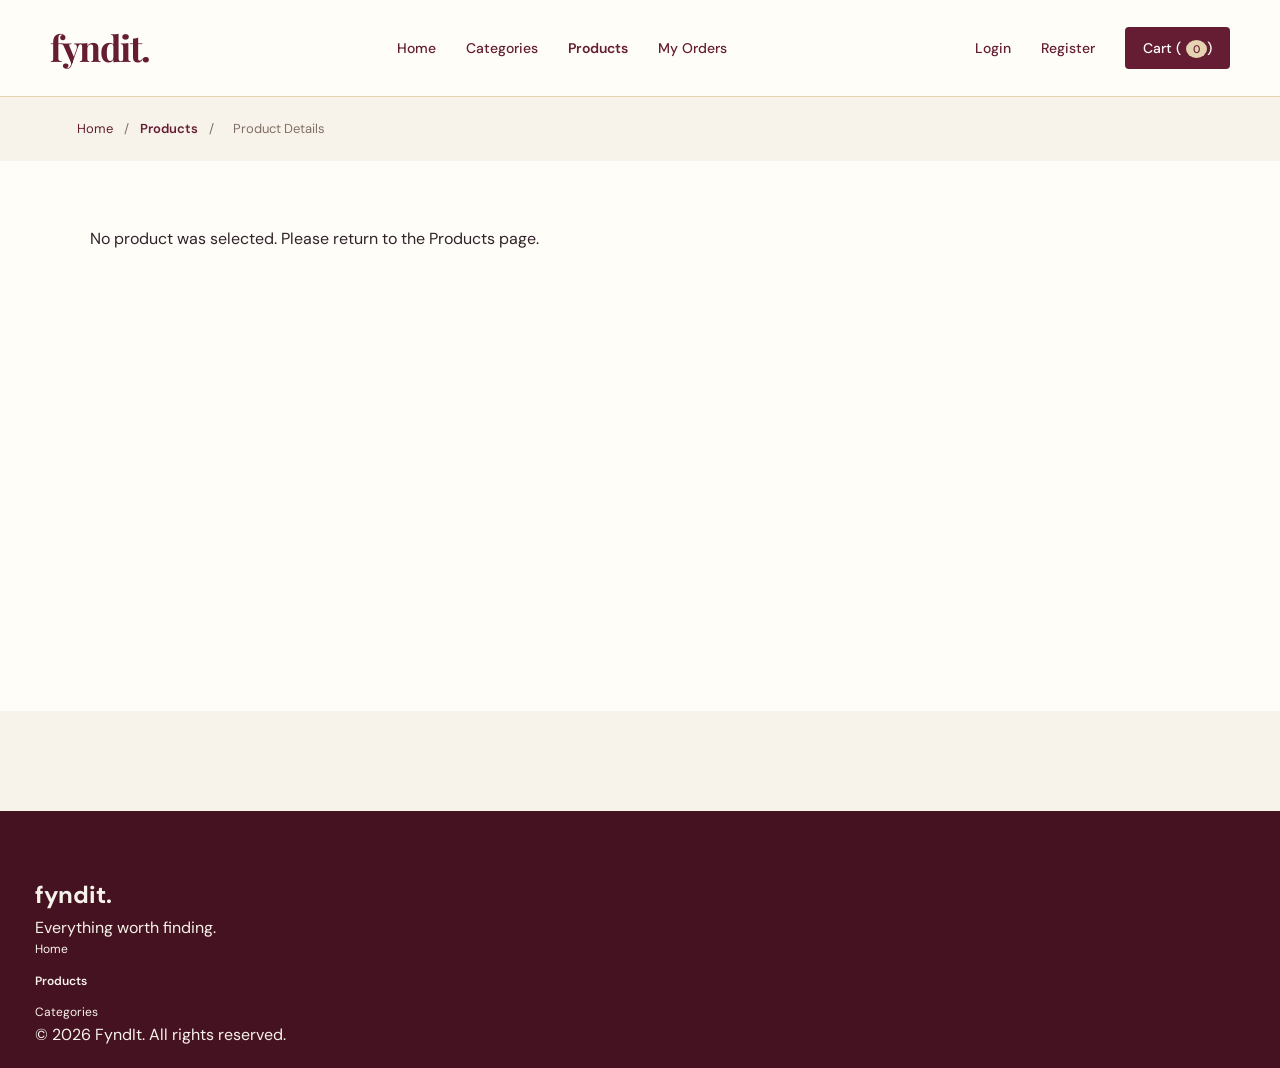
<file: product-details.html>
<!DOCTYPE html>
<html lang="en">

<head>
    <meta charset="UTF-8">
    <meta name="viewport" content="width=device-width, initial-scale=1.0">

    <title>Product Details | FyndIt</title>

    <meta name="description" content="Explore product details and shop your favourites at FyndIt.">

    <link rel="stylesheet" href="style.css">
</head>

<body>

    <!-- HEADER -->
    <header class="main-header">
        <div class="header-container">

            <a href="index.html" class="luxury-logo">
                <span class="logo-wordmark">fyndit.</span>
            </a>

            <nav class="main-nav">
                <a href="index.html">Home</a>
                <a href="index.html#categories">Categories</a>
                <a href="products.html">Products</a>
                <a href="my-orders.html">My Orders</a>
            </nav>

            <div class="header-actions">
                <a href="login.html">Login</a>
                <a href="register.html">Register</a>
                <a href="cart.html" class="cart-link">
                    Cart (<span id="cartCount">0</span>)
                </a>
            </div>

        </div>
    </header>


    <!-- BREADCRUMB -->
    <div class="product-breadcrumb">
        <a href="index.html">Home</a>
        <span>/</span>
        <a href="products.html">Products</a>
        <span>/</span>
        <span>Product Details</span>
    </div>


    <!-- PRODUCT DETAILS -->
    <main class="product-details-section">

        <div id="productDetailsContainer">

            <p>Loading product details...</p>

        </div>

    </main>


    <!-- FOOTER -->
    <footer class="main-footer">

        <div class="footer-content">

            <h2 class="footer-brand">fyndit.</h2>

            <p>Everything worth finding.</p>

            <div class="footer-links">
                <a href="index.html">Home</a>
                <a href="products.html">Products</a>
                <a href="index.html#categories">Categories</a>
            </div>

            <p class="copyright">
                © 2026 FyndIt. All rights reserved.
            </p>

        </div>

    </footer>


    <!-- SCRIPTS -->
    <script src="https://code.jquery.com/jquery-3.7.1.min.js"></script>
    <script src="firebase-config.js"></script>
    <script src="product-details.js"></script>

</body>

</html>
</file>
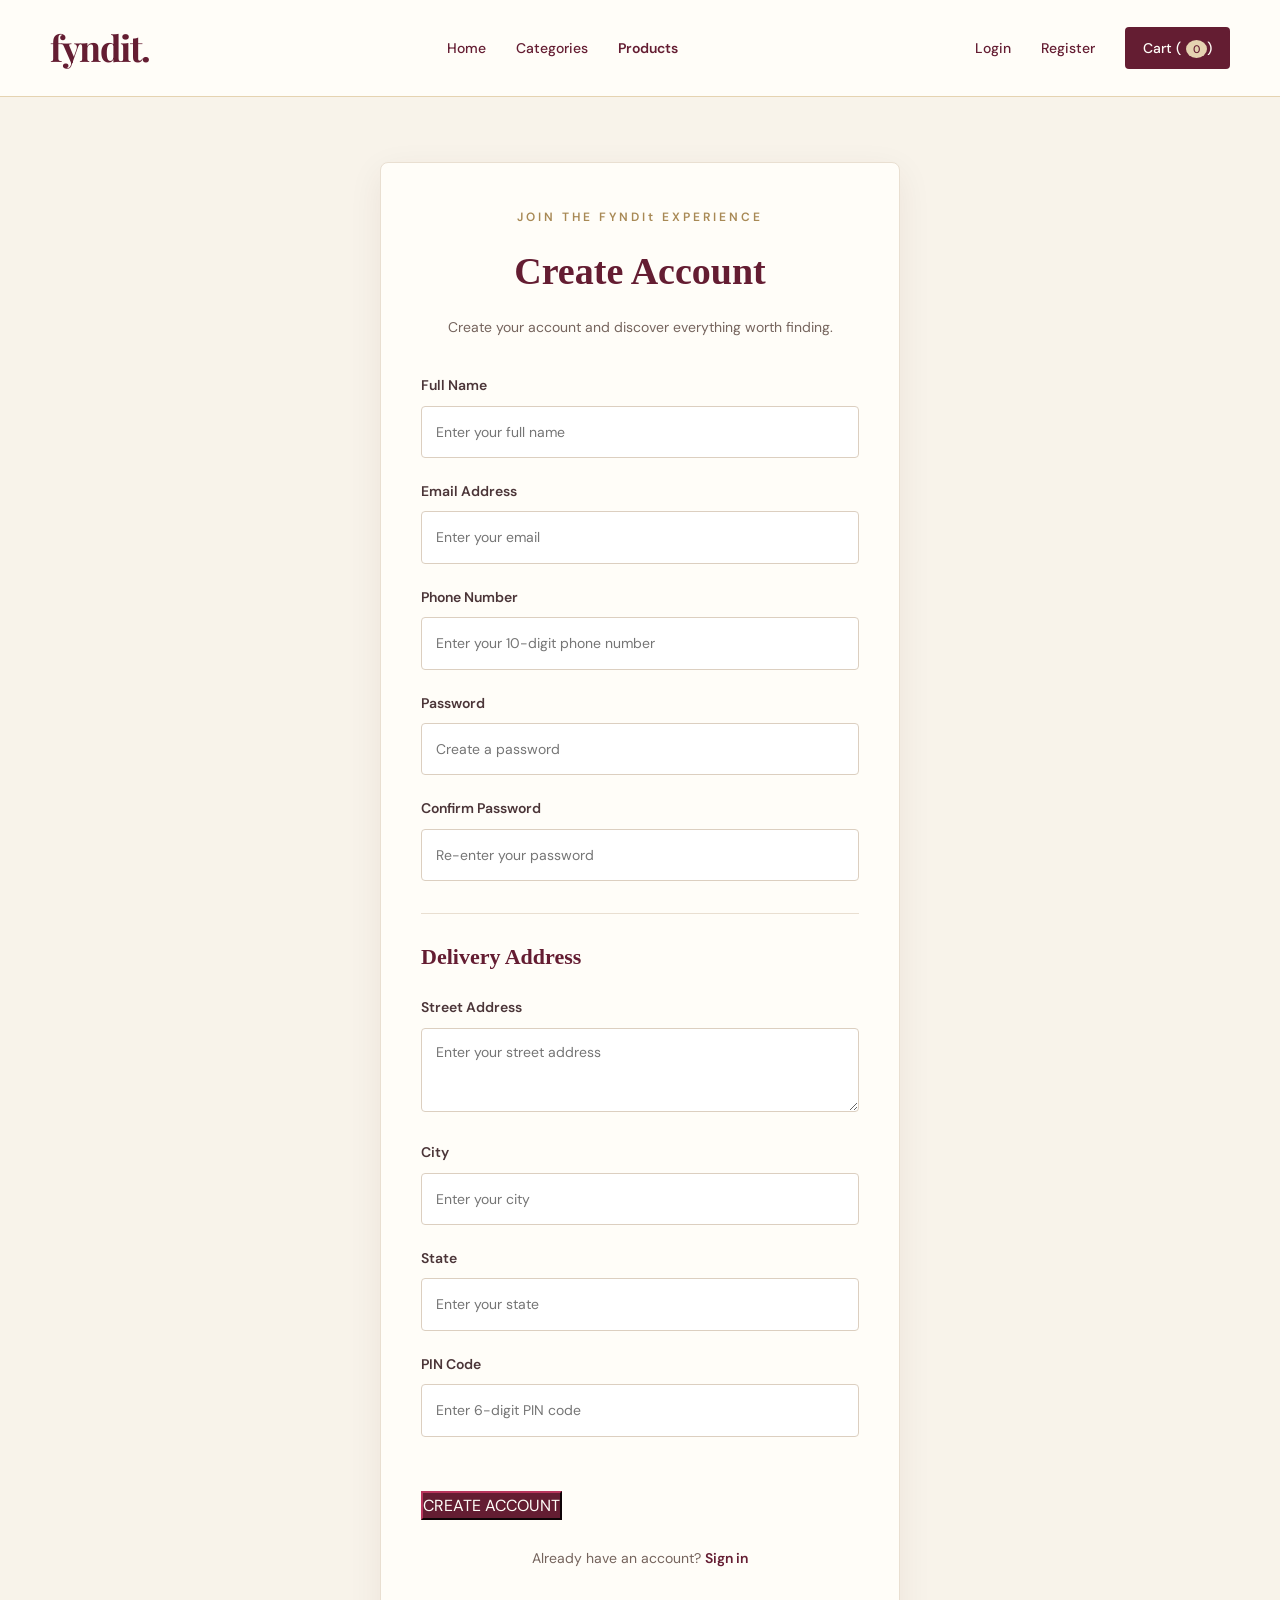
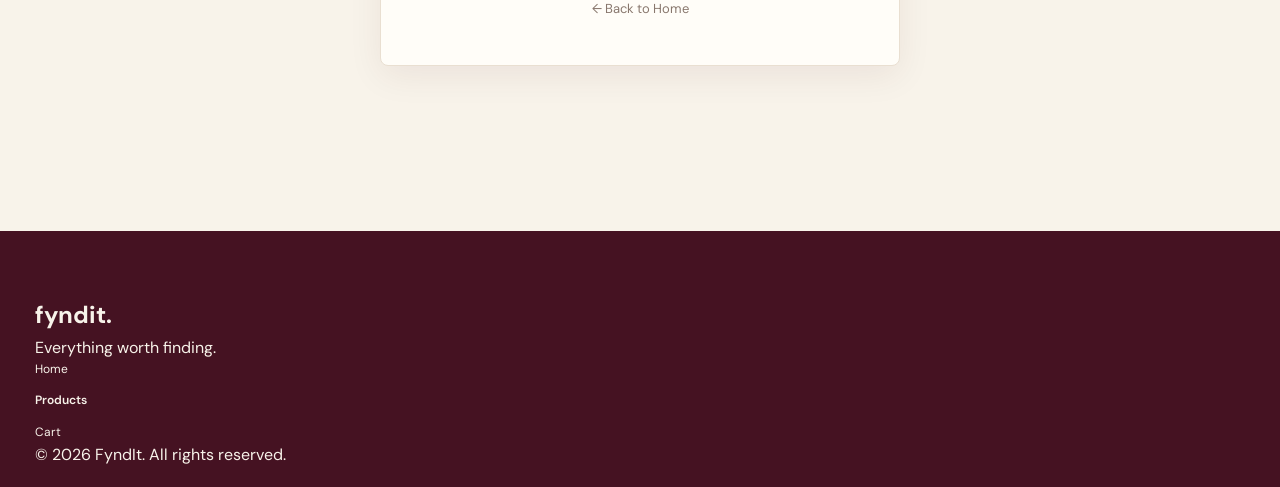
<file: register.html>
<!DOCTYPE html>
<html lang="en">

<head>
    <meta charset="UTF-8">
    <meta name="viewport" content="width=device-width, initial-scale=1.0">

    <title>Create Account | FyndIt</title>

    <meta name="description" content="Create your FyndIt customer account.">

    <link rel="stylesheet" href="style.css">
</head>

<body>

    <!-- HEADER -->
    <header class="main-header">

        <div class="header-container">

            <a href="index.html" class="luxury-logo">
                <span class="logo-wordmark">fyndit.</span>
            </a>

            <nav class="main-nav">
                <a href="index.html">Home</a>
                <a href="index.html#categories">Categories</a>
                <a href="products.html">Products</a>
            </nav>

            <div class="header-actions">
                <a href="login.html">Login</a>
                <a href="register.html">Register</a>
                <a href="cart.html" class="cart-link">
                    Cart (<span id="cartCount">0</span>)
                </a>
            </div>

        </div>

    </header>


    <!-- REGISTRATION SECTION -->
    <main class="auth-page">

        <div class="auth-container register-container">

            <div class="auth-heading">

                <p>JOIN THE FYNDIt EXPERIENCE</p>

                <h1>Create Account</h1>

                <span>
                    Create your account and discover everything worth finding.
                </span>

            </div>


            <form id="registerForm">


                <div class="auth-field">

                    <label for="registerName">
                        Full Name
                    </label>

                    <input
                        type="text"
                        id="registerName"
                        placeholder="Enter your full name"
                        required
                        minlength="3"
                    >

                </div>


                <div class="auth-field">

                    <label for="registerEmail">
                        Email Address
                    </label>

                    <input
                        type="email"
                        id="registerEmail"
                        placeholder="Enter your email"
                        required
                    >

                </div>


                <div class="auth-field">

                    <label for="registerPhone">
                        Phone Number
                    </label>

                    <input
                        type="tel"
                        id="registerPhone"
                        placeholder="Enter your 10-digit phone number"
                        pattern="[0-9]{10}"
                        maxlength="10"
                        required
                    >

                </div>


                <div class="auth-field">

                    <label for="registerPassword">
                        Password
                    </label>

                    <input
                        type="password"
                        id="registerPassword"
                        placeholder="Create a password"
                        minlength="6"
                        required
                    >

                </div>


                <div class="auth-field">

                    <label for="confirmPassword">
                        Confirm Password
                    </label>

                    <input
                        type="password"
                        id="confirmPassword"
                        placeholder="Re-enter your password"
                        minlength="6"
                        required
                    >

                </div>


                <h2 class="register-address-heading">
                    Delivery Address
                </h2>


                <div class="auth-field">

                    <label for="registerAddress">
                        Street Address
                    </label>

                    <textarea
                        id="registerAddress"
                        rows="3"
                        placeholder="Enter your street address"
                        required
                    ></textarea>

                </div>


                <div class="auth-field">

                    <label for="registerCity">
                        City
                    </label>

                    <input
                        type="text"
                        id="registerCity"
                        placeholder="Enter your city"
                        required
                    >

                </div>


                <div class="auth-field">

                    <label for="registerState">
                        State
                    </label>

                    <input
                        type="text"
                        id="registerState"
                        placeholder="Enter your state"
                        required
                    >

                </div>


                <div class="auth-field">

                    <label for="registerPincode">
                        PIN Code
                    </label>

                    <input
                        type="text"
                        id="registerPincode"
                        placeholder="Enter 6-digit PIN code"
                        pattern="[0-9]{6}"
                        maxlength="6"
                        required
                    >

                </div>


                <p id="registerMessage" class="auth-message"></p>


                <button type="submit" id="registerButton">
                    CREATE ACCOUNT
                </button>


            </form>


            <div class="auth-switch">

                <p>
                    Already have an account?
                    <a href="login.html">Sign in</a>
                </p>

            </div>


            <div class="auth-back">
                <a href="index.html">← Back to Home</a>
            </div>

        </div>

    </main>


    <!-- FOOTER -->
    <footer class="main-footer">

        <div class="footer-content">

            <h2 class="footer-brand">fyndit.</h2>

            <p>Everything worth finding.</p>

            <div class="footer-links">
                <a href="index.html">Home</a>
                <a href="products.html">Products</a>
                <a href="cart.html">Cart</a>
            </div>

            <p class="copyright">
                © 2026 FyndIt. All rights reserved.
            </p>

        </div>

    </footer>


    <!-- SCRIPTS -->
    <script src="https://code.jquery.com/jquery-3.7.1.min.js"></script>
    <script src="firebase-config.js"></script>
    <script src="register.js"></script>

</body>

</html>
</file>
<file: style.css>
/* =====================================
   FYNDIt - MAIN WEBSITE STYLES
===================================== */

@import url('https://fonts.googleapis.com/css2?family=DM+Sans:wght@400;500;600;700&family=Playfair+Display:wght@500;600;700&display=swap');

:root {
    --primary: #263c35;
    --primary-light: #e8eee9;
    --accent: #c18b63;
    --background: #fbfaf7;
    --surface: #ffffff;
    --text: #242c28;
    --muted: #777e79;
    --border: #e9e8e2;
}

* {
    margin: 0;
    padding: 0;
    box-sizing: border-box;
}

html {
    scroll-behavior: smooth;
}

body {
    font-family: 'DM Sans', sans-serif;
    background: var(--background);
    color: var(--text);
    line-height: 1.6;
}

a {
    text-decoration: none;
    color: inherit;
}

button,
input {
    font: inherit;
}

/* HEADER */

.main-header {
    background: var(--surface);
    border-bottom: 1px solid var(--border);
    position: sticky;
    top: 0;
    z-index: 100;
}

.header-container {
    max-width: 1250px;
    margin: auto;
    padding: 19px 35px;
    display: flex;
    align-items: center;
    justify-content: space-between;
    gap: 25px;
}

.logo {
    font-family: 'Playfair Display', serif;
    font-size: 34px;
    font-weight: 700;
    letter-spacing: -2px;
}

.logo span {
    color: var(--accent);
}

.main-nav,
.header-actions {
    display: flex;
    align-items: center;
    gap: 30px;
}

.main-nav a,
.header-actions a {
    font-size: 14px;
    font-weight: 500;
    transition: color 0.2s;
}

.main-nav a:hover,
.header-actions a:hover {
    color: var(--accent);
}

.cart-link {
    background: var(--primary);
    color: white !important;
    padding: 10px 17px;
    border-radius: 5px;
}

#cartCount {
    margin-left: 5px;
    background: white;
    color: var(--primary);
    border-radius: 50%;
    padding: 2px 7px;
    font-size: 11px;
}

/* HERO */

.hero {
    max-width: 1250px;
    min-height: 490px;
    margin: 35px auto 0;
    padding: 70px 85px;
    border-radius: 8px;
    background: #e9eee8;
    display: flex;
    align-items: center;
    justify-content: space-between;
    overflow: hidden;
}

.hero-content {
    max-width: 570px;
}

.hero-tagline,
.section-label {
    color: var(--accent);
    font-size: 11px;
    font-weight: 700;
    letter-spacing: 2px;
    margin-bottom: 15px;
}

.hero h1 {
    font-family: 'Playfair Display', serif;
    font-size: clamp(48px, 6vw, 76px);
    line-height: 1.12;
    letter-spacing: -2px;
    color: var(--primary);
}

.hero h1 span {
    color: var(--accent);
}

.hero-description {
    max-width: 430px;
    color: var(--muted);
    margin: 22px 0 30px;
    font-size: 15px;
}

.primary-button {
    display: inline-block;
    background: var(--primary);
    color: white;
    padding: 14px 27px;
    border-radius: 4px;
    font-size: 14px;
    font-weight: 600;
    transition: 0.2s;
}

.primary-button:hover {
    background: #405b4e;
    transform: translateY(-2px);
}

.hero-decoration {
    text-align: center;
    color: var(--muted);
    font-size: 13px;
}

.hero-circle {
    width: 260px;
    height: 260px;
    border-radius: 50%;
    background: #d6dfd5;
    display: flex;
    justify-content: center;
    align-items: center;
    margin-bottom: 20px;
}

.hero-circle span {
    font-family: 'Playfair Display', serif;
    font-size: 150px;
    color: var(--primary);
    opacity: 0.8;
}

/* SEARCH */

.search-section {
    max-width: 950px;
    margin: 55px auto;
    padding: 0 25px;
}

.search-container {
    display: flex;
    background: white;
    border: 1px solid var(--border);
    border-radius: 5px;
    padding: 7px;
}

.search-container input {
    flex: 1;
    min-width: 0;
    border: none;
    outline: none;
    padding: 12px 17px;
    background: transparent;
    font-size: 14px;
}

.search-container button {
    border: none;
    background: var(--primary);
    color: white;
    padding: 12px 27px;
    border-radius: 4px;
    cursor: pointer;
}

/* GENERAL SECTIONS */

.categories-section,
.products-section {
    max-width: 1250px;
    margin: 85px auto;
    padding: 0 35px;
}

.section-heading {
    display: flex;
    align-items: end;
    justify-content: space-between;
    gap: 20px;
    margin-bottom: 30px;
}

.section-heading h2 {
    font-family: 'Playfair Display', serif;
    font-size: 36px;
    color: var(--primary);
    line-height: 1.2;
}

.section-description {
    color: var(--muted);
    font-size: 13px;
}

.view-all {
    color: var(--primary);
    font-size: 13px;
    font-weight: 600;
}

/* CATEGORY GRID */

.category-grid {
    display: grid;
    grid-template-columns: repeat(4, 1fr);
    gap: 18px;
}

.category-card {
    background: white;
    border: 1px solid var(--border);
    padding: 30px 20px;
    min-height: 140px;
    border-radius: 5px;
    transition: 0.25s;
    cursor: pointer;
}

.category-card:hover {
    border-color: var(--accent);
    transform: translateY(-4px);
    box-shadow: 0 8px 25px rgba(0,0,0,0.05);
}

.category-card h3 {
    font-family: 'Playfair Display', serif;
    font-size: 21px;
    color: var(--primary);
    margin-bottom: 8px;
}

.category-card p {
    font-size: 12px;
    color: var(--muted);
}

/* PRODUCT GRID */

.product-grid {
    display: grid;
    grid-template-columns: repeat(4, 1fr);
    gap: 22px;
}

.product-card {
    background: white;
    border: 1px solid var(--border);
    border-radius: 5px;
    overflow: hidden;
    transition: 0.25s;
}

.product-card:hover {
    transform: translateY(-4px);
    box-shadow: 0 8px 25px rgba(0,0,0,0.06);
}

.product-image {
    height: 220px;
    background: #f0f0ec;
    display: flex;
    align-items: center;
    justify-content: center;
    overflow: hidden;
}

.product-image img {
    width: 100%;
    height: 100%;
    object-fit: cover;
}

.product-image-placeholder {
    color: var(--muted);
    font-size: 12px;
}

.product-info {
    padding: 17px;
}

.product-category {
    color: var(--accent);
    font-size: 10px;
    font-weight: 700;
    text-transform: uppercase;
    letter-spacing: 1px;
}

.product-info h3 {
    font-size: 15px;
    margin: 7px 0;
    font-weight: 600;
}

.product-price {
    font-size: 17px;
    color: var(--primary);
    font-weight: 700;
    margin: 10px 0;
}

.add-cart-button {
    width: 100%;
    border: 1px solid var(--primary);
    color: var(--primary);
    background: white;
    padding: 10px;
    cursor: pointer;
    border-radius: 3px;
    font-size: 12px;
    font-weight: 600;
    transition: 0.2s;
}

.add-cart-button:hover {
    background: var(--primary);
    color: white;
}

/* MESSAGES */

.loading-message {
    color: var(--muted);
    padding: 25px 0;
    font-size: 14px;
}

.empty-message {
    color: var(--muted);
    padding: 30px;
    text-align: center;
}

/* FOOTER */

.main-footer {
    background: #202f29;
    color: white;
    margin-top: 100px;
    padding: 65px 35px 20px;
}

.footer-container {
    max-width: 1180px;
    margin: auto;
    display: grid;
    grid-template-columns: 2fr 1fr 1fr 1fr;
    gap: 45px;
}

.footer-brand p {
    max-width: 280px;
    margin-top: 15px;
    color: #c2cbc5;
    font-size: 13px;
}

.footer-links {
    display: flex;
    flex-direction: column;
    gap: 12px;
}

.footer-links h3 {
    font-size: 14px;
    margin-bottom: 7px;
}

.footer-links a {
    color: #c2cbc5;
    font-size: 12px;
}

.footer-links a:hover {
    color: white;
}

.footer-bottom {
    max-width: 1180px;
    margin: 50px auto 0;
    padding-top: 20px;
    border-top: 1px solid #43534b;
    color: #c2cbc5;
    text-align: center;
    font-size: 11px;
}

/* RESPONSIVE DESIGN */

@media (max-width: 900px) {
    .hero {
        margin: 20px;
        padding: 50px 35px;
    }

    .hero-circle {
        width: 190px;
        height: 190px;
    }

    .hero-circle span {
        font-size: 110px;
    }

    .product-grid {
        grid-template-columns: repeat(2, 1fr);
    }

    .footer-container {
        grid-template-columns: repeat(2, 1fr);
    }
}

@media (max-width: 600px) {
    .header-container {
        padding: 15px;
        flex-wrap: wrap;
    }

    .main-nav {
        order: 3;
        width: 100%;
        justify-content: center;
        gap: 20px;
    }

    .header-actions {
        gap: 12px;
    }

    .header-actions a {
        font-size: 12px;
    }

    .hero {
        min-height: 400px;
        padding: 40px 25px;
        margin: 15px;
    }

    .hero-decoration {
        display: none;
    }

    .hero h1 {
        font-size: 52px;
    }

    .section-heading {
        align-items: start;
        flex-direction: column;
    }

    .categories-section,
    .products-section {
        padding: 0 18px;
        margin: 60px auto;
    }

    .category-grid {
        grid-template-columns: repeat(2, 1fr);
        gap: 12px;
    }

    .category-card {
        padding: 20px 14px;
    }

    .category-card h3 {
        font-size: 17px;
    }

    .product-grid {
        gap: 12px;
    }

    .product-image {
        height: 160px;
    }

    .footer-container {
        grid-template-columns: 1fr 1fr;
        gap: 30px;
    }
}

/* ==========================================
   FYNDIt - LUXURY CREAM & BURGUNDY THEME
========================================== */

:root {
    --cream: #F8F3EA;
    --ivory: #FFFDF8;
    --burgundy: #641D32;
    --deep-burgundy: #451222;
    --champagne: #C5A46D;
    --soft-gold: #E5D3B1;
    --text-dark: #302329;
    --text-muted: #786A68;
}

/* Overall website */
body {
    background-color: var(--cream);
    color: var(--text-dark);
}

/* Header */
header {
    background-color: var(--ivory);
    border-bottom: 1px solid var(--soft-gold);
}

/* Brand name */
.logo,
header .logo,
header h1 {
    color: var(--burgundy);
}

/* Navigation */
nav a,
header a {
    color: var(--burgundy);
}

nav a:hover,
header a:hover {
    color: var(--champagne);
}

/* Hero section */
.hero {
    background: linear-gradient(
        120deg,
        #F8F3EA,
        #EFE2D3
    );
    color: var(--burgundy);
}

/* Hide any remaining decorative hero letters */
.hero::before,
.hero::after {
    content: none !important;
    display: none !important;
}

.hero-content {
    color: var(--burgundy);
}

.hero-eyebrow {
    color: #A17B48;
    letter-spacing: 3px;
    font-weight: 600;
}

.hero h1,
.hero h2 {
    color: var(--burgundy);
}

.hero-description {
    color: var(--text-muted);
}

.hero-button {
    background-color: var(--burgundy);
    color: white;
    border: 1px solid var(--burgundy);
    border-radius: 4px;
    padding: 14px 28px;
    transition: 0.3s ease;
}

.hero-button:hover {
    background-color: var(--deep-burgundy);
    color: white;
}

/* Search section */
.search-section,
.search-container {
    background-color: var(--cream);
}

input {
    border-color: var(--soft-gold);
}

input:focus {
    outline-color: var(--champagne);
}

/* Section headings */
section h2,
.section-title {
    color: var(--burgundy);
}

/* Category cards */
.category-card {
    background-color: var(--ivory);
    border: 1px solid var(--soft-gold);
    color: var(--burgundy);
    transition: 0.3s ease;
}

.category-card:hover {
    border-color: var(--champagne);
    transform: translateY(-4px);
}

/* Product cards */
.product-card {
    background-color: var(--ivory);
    border: 1px solid #E9DDCE;
    border-radius: 8px;
    overflow: hidden;
    transition: 0.3s ease;
}

.product-card:hover {
    border-color: var(--champagne);
    transform: translateY(-4px);
}

.product-info h3 {
    color: var(--burgundy);
}

.product-category {
    color: #A17B48;
}

.product-price {
    color: var(--burgundy);
    font-weight: 700;
}

.product-image-placeholder {
    background-color: #EFE5D8;
    color: var(--text-muted);
}

/* Product buttons */
.add-cart-button,
.view-product-button,
button {
    background-color: var(--burgundy);
    color: white;
    border-color: var(--burgundy);
    transition: 0.3s ease;
}

.add-cart-button:hover,
.view-product-button:hover,
button:hover {
    background-color: var(--deep-burgundy);
    color: white;
}

/* Footer */
footer {
    background-color: var(--deep-burgundy);
    color: var(--cream);
}

footer h3,
footer h4,
footer a,
footer p {
    color: var(--cream);
}

footer a:hover {
    color: var(--champagne);
}

/* Smooth transitions */
a {
    transition: color 0.3s ease;
}

/* Updated luxury hero typography */

.hero h1 {
    font-family: 'Playfair Display', serif;
    font-size: clamp(48px, 6vw, 76px);
    font-weight: 700;
    line-height: 1.12;
    color: #641D32;
    margin: 20px 0;
}

.hero-eyebrow {
    font-size: 13px;
    font-weight: 700;
    letter-spacing: 3px;
    color: #A17B48;
    text-transform: uppercase;
}

/* ==========================================
   FINAL COLOUR CORRECTIONS
========================================== */

/* Header and all navigation links */
header,
.site-header {
    background: #FFFDF8 !important;
    border-bottom: 1px solid #E5D3B1 !important;
}

header a,
header nav a,
header .logo {
    color: #641D32 !important;
}

/* Cart link and cart count */
header a[href*="cart"],
.cart-link,
.cart-count,
.cart-badge {
    color: #641D32 !important;
}

.cart-count,
.cart-badge {
    background: #E5D3B1 !important;
}

/* Search button */
#searchButton,
.search-section button,
.search-container button {
    background: #641D32 !important;
    color: #FFFDF8 !important;
    border: 1px solid #641D32 !important;
}

#searchButton:hover,
.search-section button:hover,
.search-container button:hover {
    background: #451222 !important;
    color: #FFFFFF !important;
}

/* Search input */
#searchInput {
    background: #FFFDF8 !important;
    color: #302329 !important;
    border: 1px solid #C5A46D !important;
}

/* Footer and copyright section */
footer,
.footer,
.footer-bottom,
.copyright {
    background: #451222 !important;
    color: #F8F3EA !important;
}

footer *,
.footer *,
.footer-bottom *,
.copyright * {
    color: #F8F3EA !important;
}

footer a:hover {
    color: #E5D3B1 !important;
}

/* Remove any remaining green backgrounds */
.add-cart-button,
.view-product-button,
button {
    background-color: #641D32 !important;
    color: #FFFDF8 !important;
    border-color: #641D32 !important;
}

/* ==========================================
   BURGUNDY BRANDING - HEADER & HEADINGS
========================================== */

/* Cart box in the header */
header a[href*="cart"],
.cart-link {
    background-color: #641D32 !important;
    color: #FFFDF8 !important;
    padding: 10px 18px !important;
    border-radius: 4px !important;
    display: inline-block;
}

header a[href*="cart"]:hover,
.cart-link:hover {
    background-color: #451222 !important;
    color: #FFFFFF !important;
}

/* Cart count inside the cart box */
header a[href*="cart"] span,
.cart-link span,
.cart-count,
.cart-badge {
    color: #641D32 !important;
    background-color: #E5D3B1 !important;
}

/* Shop by Category heading */
#categories h2,
#categories .section-title,
#categories h3 {
    color: #641D32 !important;
}

/* Featured Finds / Products heading */
#products h2,
#products .section-title,
#products h3 {
    color: #641D32 !important;
}

/* All category names */
.category-card h3,
.category-card .category-name,
.category-card {
    color: #641D32 !important;
}

/* Product names */
.product-card h3,
.product-info h3 {
    color: #641D32 !important;
}

/* Main section headings */
section h2,
.section-title {
    color: #641D32 !important;
}

/* Luxury FyndIt logo styling */

.luxury-logo {
    display: inline-flex;
    align-items: center;
    gap: 10px;
    text-decoration: none;
}

.logo-mark {
    width: 54px;
    height: 54px;
    flex-shrink: 0;
}

.logo-wordmark {
    font-family: 'Playfair Display', serif;
    font-size: 36px;
    font-weight: 700;
    color: #641D32;
    letter-spacing: -1.5px;
}

.logo-wordmark span {
    color: #C5A46D;
}

.footer-brand .logo-wordmark {
    color: #F8F3EA;
}

.footer-brand .logo-wordmark span {
    color: #C5A46D;
}

.footer-brand .logo-mark {
    width: 45px;
    height: 45px;
}

.footer-tagline {
    color: #C5A46D;
    font-size: 11px;
    font-weight: 700;
    letter-spacing: 2px;
}

/* ==========================================
   FYNDIt - LUXURY HERO VISUAL
   Cream | Burgundy | Champagne Gold
========================================== */

/* Hero layout */
.hero {
    display: grid;
    grid-template-columns: 1fr 1fr;
    align-items: center;
    gap: 25px;
    min-height: 510px;
    padding: 55px 6%;
    background: linear-gradient(120deg, #F8F3EA, #F0E2D3);
    overflow: hidden;
    position: relative;
}

/* Hero text */
.hero-content {
    position: relative;
    z-index: 2;
    max-width: 600px;
}

.hero h1 {
    font-family: 'Playfair Display', serif;
    font-size: clamp(48px, 5.5vw, 76px);
    font-weight: 700;
    line-height: 1.1;
    color: #641D32;
    margin: 20px 0;
}

.hero-eyebrow {
    color: #A17B48;
    font-size: 13px;
    font-weight: 700;
    letter-spacing: 3px;
}

.hero-description {
    color: #786A68;
    font-size: 17px;
    line-height: 1.8;
    max-width: 480px;
}

.hero-button {
    display: inline-flex;
    align-items: center;
    gap: 14px;
    margin-top: 18px;
    padding: 15px 28px;
    background: #641D32;
    color: #FFFDF8;
    border-radius: 40px;
    text-decoration: none;
    font-weight: 700;
    letter-spacing: 0.5px;
    transition: 0.3s ease;
}

.hero-button:hover {
    background: #451222;
    transform: translateY(-3px);
    color: white;
}

.hero-button span {
    font-size: 20px;
}

/* Right side visual */
.hero-visual {
    min-height: 420px;
    position: relative;
    display: flex;
    align-items: center;
    justify-content: center;
    isolation: isolate;
}

.hero-glow {
    position: absolute;
    width: 370px;
    height: 370px;
    background: radial-gradient(circle, #E7CBA9 0%, #F4E7D8 55%, transparent 75%);
    border-radius: 50%;
    z-index: -1;
}

/* Shopping bag */
.luxury-bag {
    position: absolute;
    width: 230px;
    height: 280px;
    right: 12%;
    top: 85px;
    z-index: 3;
}

.bag-handle {
    position: absolute;
    width: 105px;
    height: 105px;
    border: 12px solid #8D334B;
    border-bottom: none;
    border-radius: 65px 65px 0 0;
    top: -65px;
    left: 62px;
}

.bag-body {
    width: 100%;
    height: 100%;
    position: relative;
    background: linear-gradient(135deg, #822C43, #4D1428);
    border-radius: 8px 8px 15px 15px;
    box-shadow: 15px 20px 35px rgba(69, 18, 34, 0.22);
    display: flex;
    flex-direction: column;
    align-items: center;
    justify-content: center;
    transform: perspective(600px) rotateY(-8deg);
}

.bag-body::before {
    content: "";
    position: absolute;
    left: 0;
    top: 0;
    width: 14px;
    height: 100%;
    background: rgba(255,255,255,0.08);
}

.bag-emblem {
    width: 85px;
    height: 85px;
    margin-top: 10px;
}

.bag-brand {
    color: #E8C990;
    font-family: 'Playfair Display', serif;
    font-size: 30px;
    font-weight: 700;
    margin-top: 5px;
}

/* Gift box */
.luxury-gift {
    position: absolute;
    width: 155px;
    height: 120px;
    left: 2%;
    bottom: 35px;
    background: linear-gradient(135deg, #FFF9ED, #E8D4B8);
    border-radius: 5px;
    box-shadow: 8px 15px 25px rgba(69, 18, 34, 0.13);
    z-index: 4;
}

.gift-lid {
    position: absolute;
    top: -12px;
    left: -8px;
    width: 171px;
    height: 22px;
    background: #F8EBD8;
    border: 1px solid #E0C69C;
    border-radius: 4px;
}

.gift-ribbon {
    position: absolute;
    width: 28px;
    height: 100%;
    left: 63px;
    background: linear-gradient(90deg, #641D32, #9C4359, #641D32);
}

.gift-bow {
    position: absolute;
    width: 85px;
    height: 35px;
    top: -35px;
    left: 35px;
}

.gift-bow span {
    position: absolute;
    width: 42px;
    height: 26px;
    border: 7px solid #641D32;
    border-radius: 50% 50% 10% 50%;
    transform: rotate(20deg);
}

.gift-bow span:last-child {
    left: 35px;
    transform: rotate(-20deg) scaleX(-1);
}

/* Perfume bottle */
.luxury-perfume {
    position: absolute;
    width: 65px;
    height: 125px;
    left: 43%;
    bottom: 45px;
    z-index: 5;
}

.perfume-cap {
    width: 30px;
    height: 22px;
    background: linear-gradient(90deg, #B68A42, #F0D69B, #A67A36);
    margin: auto;
    border-radius: 4px 4px 0 0;
}

.perfume-neck {
    width: 23px;
    height: 12px;
    background: #D7B66F;
    margin: auto;
}

.perfume-bottle {
    width: 65px;
    height: 90px;
    background: linear-gradient(135deg, #E9D2A9, #C59B61);
    border: 2px solid #B58A4C;
    border-radius: 10px 10px 15px 15px;
    display: flex;
    align-items: center;
    justify-content: center;
    box-shadow: 5px 8px 15px rgba(69,18,34,0.15);
}

.perfume-bottle span {
    font-family: 'Playfair Display', serif;
    color: #641D32;
    font-size: 35px;
}

/* Decorative accents */
.hero-decoration {
    position: absolute;
    top: 45px;
    left: 28%;
    font-size: 35px;
    color: #C5A46D;
}

.hero-decoration.second {
    top: auto;
    bottom: 40px;
    left: 18%;
    font-size: 25px;
}

.hero-decoration.third {
    top: 70px;
    left: auto;
    right: 4%;
    font-size: 22px;
}

.hero-flowers {
    position: absolute;
    top: 8px;
    left: 5%;
    font-size: 75px;
    color: #D6B68C;
    opacity: 0.65;
}

/* Mobile responsive layout */
@media (max-width: 768px) {

    .hero {
        grid-template-columns: 1fr;
        text-align: center;
        padding: 45px 6% 20px;
        gap: 5px;
    }

    .hero-content {
        margin: auto;
    }

    .hero h1 {
        font-size: 45px;
    }

    .hero-description {
        margin: auto;
        font-size: 15px;
    }

    .hero-visual {
        min-height: 340px;
        width: 100%;
        max-width: 430px;
        margin: 15px auto 0;
    }

    .luxury-bag {
        right: 12%;
        top: 70px;
        transform: scale(0.82);
    }

    .luxury-gift {
        left: 3%;
        bottom: 30px;
        transform: scale(0.8);
    }

    .luxury-perfume {
        left: 40%;
        bottom: 35px;
        transform: scale(0.8);
    }
}

@media (max-width: 420px) {

    .hero h1 {
        font-size: 38px;
    }

    .hero-visual {
        min-height: 290px;
    }

    .luxury-bag {
        right: 5%;
        transform: scale(0.68);
    }

    .luxury-gift {
        left: -3%;
        transform: scale(0.68);
    }

    .luxury-perfume {
        left: 36%;
        transform: scale(0.7);
    }
}
/* ==========================================
   FYNDIt - LUXURY PRODUCT CARDS
========================================== */

#products {
    padding: 75px 6%;
    background: #FFFDF8;
}

#products h2 {
    font-family: 'Playfair Display', serif;
    font-size: 38px;
    color: #641D32;
    text-align: center;
    margin-bottom: 40px;
}

#productGrid {
    display: grid;
    grid-template-columns: repeat(4, 1fr);
    gap: 28px;
}

.product-card {
    background: #FFFFFF;
    border: 1px solid #E9DFD2;
    border-radius: 12px;
    overflow: hidden;
    transition: transform 0.3s ease, box-shadow 0.3s ease;
}

.product-card:hover {
    transform: translateY(-7px);
    box-shadow: 0 12px 28px rgba(69, 18, 34, 0.12);
}

.product-image,
.product-image-placeholder {
    width: 100%;
    height: 240px;
    object-fit: cover;
    display: block;
}

.product-image-placeholder {
    background: #F3EAE0;
    color: #8B746B;
    display: flex;
    align-items: center;
    justify-content: center;
    font-size: 14px;
    letter-spacing: 1px;
}

.product-info {
    padding: 22px 18px;
}

.product-category {
    color: #A17B52;
    font-size: 12px;
    text-transform: uppercase;
    letter-spacing: 1.5px;
    margin-bottom: 9px;
}

.product-info h3 {
    color: #641D32;
    font-family: 'Playfair Display', serif;
    font-size: 19px;
    margin-bottom: 12px;
    min-height: 48px;
}

.product-price {
    color: #451222;
    font-size: 19px;
    font-weight: 700;
    margin-bottom: 18px;
}

.view-product-button {
    display: block;
    text-align: center;
    background: #641D32;
    color: #FFFDF8;
    text-decoration: none;
    padding: 12px;
    border-radius: 5px;
    font-size: 13px;
    letter-spacing: 1px;
    transition: background 0.3s ease;
}

.view-product-button:hover {
    background: #451222;
}

@media (max-width: 900px) {
    #productGrid {
        grid-template-columns: repeat(2, 1fr);
    }
}

@media (max-width: 520px) {
    #productGrid {
        grid-template-columns: 1fr;
    }

    #products h2 {
        font-size: 30px;
    }
}
/* ==========================================
   FYNDIt - LUXURY CATEGORY CARDS
========================================== */

#categories {
    padding: 75px 6%;
    background: #F8F3EA;
}

#categories h2 {
    font-family: 'Playfair Display', serif;
    font-size: 38px;
    color: #641D32;
    text-align: center;
    margin-bottom: 40px;
}

#categoryGrid {
    display: grid;
    grid-template-columns: repeat(4, 1fr);
    gap: 24px;
}

.category-card {
    display: block;
    text-decoration: none;
    text-align: center;
    background: #FFFDF8;
    border: 1px solid #E5D3B1;
    border-radius: 12px;
    padding: 32px 20px;
    transition: all 0.3s ease;
}

.category-card:hover {
    transform: translateY(-6px);
    background: #FFFFFF;
    box-shadow: 0 10px 25px rgba(69, 18, 34, 0.10);
    border-color: #C5A46D;
}

.category-icon {
    width: 75px;
    height: 75px;
    margin: 0 auto 18px;
    border-radius: 50%;
    background: #F0E2D3;
    color: #641D32;
    display: flex;
    align-items: center;
    justify-content: center;
    font-size: 11px;
    font-weight: 600;
    letter-spacing: 0.5px;
    padding: 5px;
}

.category-card h3 {
    font-family: 'Playfair Display', serif;
    font-size: 20px;
    color: #641D32;
    margin-bottom: 9px;
}

.category-card p {
    color: #806F65;
    font-size: 13px;
    line-height: 1.6;
}

@media (max-width: 900px) {
    #categoryGrid {
        grid-template-columns: repeat(2, 1fr);
    }
}

@media (max-width: 520px) {
    #categoryGrid {
        grid-template-columns: 1fr;
    }

    #categories h2 {
        font-size: 30px;
    }
}
/* ==========================================
   FYNDIt - LUXURY SEARCH BAR
========================================== */

#search {
    padding: 45px 6%;
    background: #FFFDF8;
    text-align: center;
}

.search-container {
    max-width: 750px;
    margin: 0 auto;
    display: flex;
    align-items: center;
    border: 1px solid #D8C5AA;
    border-radius: 50px;
    background: #FFFFFF;
    padding: 6px;
    box-shadow: 0 5px 18px rgba(69, 18, 34, 0.06);
}

#searchInput {
    flex: 1;
    min-width: 0;
    border: none;
    outline: none;
    background: transparent;
    padding: 15px 22px;
    color: #451222;
    font-size: 15px;
}

#searchInput::placeholder {
    color: #A49488;
}

#searchButton {
    border: none;
    border-radius: 40px;
    padding: 14px 30px;
    background: #641D32;
    color: #FFFDF8;
    font-size: 13px;
    font-weight: 600;
    letter-spacing: 1px;
    cursor: pointer;
    transition: background 0.3s ease;
}

#searchButton:hover {
    background: #451222;
}

@media (max-width: 520px) {
    .search-container {
        padding: 5px;
    }

    #searchInput {
        padding: 12px;
        font-size: 13px;
    }

    #searchButton {
        padding: 12px 18px;
        font-size: 11px;
    }
}
/* VIEW PRODUCT BUTTON - BURGUNDY */

.view-product-button {
    background: #641D32;
    color: #FFFDF8;
    border: 1px solid #641D32;
}

.view-product-button:hover {
    background: #451222;
    border-color: #451222;
    color: #FFFDF8;
}
/* VIEW ALL PRODUCTS BUTTON */

.view-all-products-button {
    background: #641D32;
    color: #FFFDF8;
    border: 1px solid #641D32;
}

.view-all-products-button:hover {
    background: #451222;
    color: #FFFDF8;
}
/* VIEW ALL PRODUCTS LINK */

a[href="products.html"] {
    color: #641D32;
    font-weight: 600;
    text-decoration: none;
    transition: color 0.3s ease;
}

a[href="products.html"]:hover {
    color: #C5A46D;
}

/* ==========================================
   FYNDIt - LUXURY PRODUCT DETAILS PAGE
========================================== */

.product-breadcrumb {
    padding: 22px 6%;
    background: #F8F3EA;
    color: #806F65;
    font-size: 13px;
}

.product-breadcrumb a {
    color: #641D32;
    text-decoration: none;
}

.product-breadcrumb span {
    margin: 0 8px;
}

.product-details-section {
    padding: 65px 7%;
    background: #FFFDF8;
    min-height: 550px;
}

.product-details-layout {
    max-width: 1150px;
    margin: 0 auto;
    display: grid;
    grid-template-columns: 1fr 1fr;
    gap: 65px;
    align-items: center;
}

.product-details-image-container {
    background: #F3EAE0;
    border-radius: 14px;
    min-height: 450px;
    display: flex;
    align-items: center;
    justify-content: center;
    overflow: hidden;
}

.product-details-image {
    width: 100%;
    height: 450px;
    object-fit: contain;
    padding: 20px;
}

.product-details-placeholder {
    color: #8B746B;
    font-size: 15px;
    letter-spacing: 1px;
    text-align: center;
    padding: 30px;
}

.product-details-info {
    padding: 20px 0;
}

.product-details-category {
    color: #A17B52;
    font-size: 13px;
    text-transform: uppercase;
    letter-spacing: 2px;
    margin-bottom: 15px;
}

.product-details-info h1 {
    font-family: 'Playfair Display', serif;
    font-size: 38px;
    line-height: 1.25;
    color: #641D32;
    margin-bottom: 20px;
}

.product-details-price {
    font-size: 28px;
    font-weight: 700;
    color: #451222;
    margin-bottom: 25px;
}

.product-details-divider {
    height: 1px;
    background: #E5D3B1;
    margin: 25px 0;
}

.product-details-info h3 {
    color: #641D32;
    font-family: 'Playfair Display', serif;
    font-size: 21px;
    margin-bottom: 12px;
}

.product-details-description {
    color: #806F65;
    font-size: 15px;
    line-height: 1.8;
    margin-bottom: 22px;
}

.product-stock {
    color: #6C8058;
    font-size: 14px;
    font-weight: 600;
    margin-bottom: 25px;
}

.quantity-section {
    display: flex;
    align-items: center;
    gap: 20px;
    margin-bottom: 25px;
}

.quantity-section label {
    color: #641D32;
    font-weight: 600;
}

#productQuantity {
    width: 85px;
    padding: 11px;
    border: 1px solid #D8C5AA;
    border-radius: 5px;
    background: #FFFFFF;
    color: #451222;
    font-size: 15px;
}

#addToCartButton {
    width: 100%;
    padding: 16px;
    border: none;
    background: #641D32;
    color: #FFFDF8;
    border-radius: 5px;
    font-size: 14px;
    font-weight: 600;
    letter-spacing: 1px;
    cursor: pointer;
    transition: background 0.3s ease;
}

#addToCartButton:hover {
    background: #451222;
}

#addToCartButton:disabled {
    background: #A99A9A;
    cursor: not-allowed;
}

.back-to-products {
    display: inline-block;
    margin-top: 25px;
    color: #641D32;
    text-decoration: none;
    font-size: 14px;
    font-weight: 600;
}

.back-to-products:hover {
    color: #C5A46D;
}

@media (max-width: 768px) {

    .product-details-layout {
        grid-template-columns: 1fr;
        gap: 30px;
    }

    .product-details-image-container {
        min-height: 320px;
    }

    .product-details-image {
        height: 320px;
    }

    .product-details-info h1 {
        font-size: 30px;
    }

    .product-details-section {
        padding: 35px 6%;
    }

}

/* ==========================================
   FYNDIt - LUXURY SHOPPING CART
========================================== */

.cart-page-hero {
    text-align: center;
    padding: 65px 20px;
    background: linear-gradient(120deg, #F8F3EA, #F0E2D3);
}

.cart-page-hero p {
    color: #A17B52;
    font-size: 12px;
    letter-spacing: 2px;
    font-weight: 600;
}

.cart-page-hero h1 {
    font-family: 'Playfair Display', serif;
    font-size: 42px;
    color: #641D32;
    margin: 15px 0;
}

.cart-page-hero span {
    color: #806F65;
    font-size: 15px;
}

.cart-section {
    padding: 65px 6%;
    background: #FFFDF8;
    min-height: 450px;
}

.cart-layout {
    max-width: 1200px;
    margin: 0 auto;
    display: grid;
    grid-template-columns: 1.7fr 1fr;
    gap: 45px;
    align-items: start;
}

.cart-items-container h2,
.cart-summary h2 {
    font-family: 'Playfair Display', serif;
    color: #641D32;
    font-size: 25px;
    margin-bottom: 25px;
}

.cart-item {
    display: grid;
    grid-template-columns: 125px 1fr auto;
    gap: 22px;
    align-items: center;
    padding: 22px 0;
    border-bottom: 1px solid #E5D3B1;
}

.cart-item-image {
    width: 125px;
    height: 130px;
    background: #F3EAE0;
    border-radius: 8px;
    overflow: hidden;
    display: flex;
    align-items: center;
    justify-content: center;
}

.cart-product-image {
    width: 100%;
    height: 100%;
    object-fit: contain;
    padding: 8px;
}

.cart-product-placeholder {
    color: #8B746B;
    font-size: 11px;
    text-align: center;
    padding: 8px;
}

.cart-item-category {
    color: #A17B52;
    font-size: 11px;
    text-transform: uppercase;
    letter-spacing: 1.5px;
    margin-bottom: 8px;
}

.cart-item-details h3 {
    color: #641D32;
    font-family: 'Playfair Display', serif;
    font-size: 18px;
    margin-bottom: 9px;
}

.cart-item-price {
    color: #806F65;
    font-size: 14px;
    margin-bottom: 15px;
}

.cart-item-total {
    color: #451222;
    font-size: 16px;
    font-weight: 700;
}

.cart-item-actions {
    display: flex;
    align-items: center;
    gap: 20px;
}

.cart-quantity {
    display: flex;
    align-items: center;
    border: 1px solid #D8C5AA;
    border-radius: 5px;
    overflow: hidden;
}

.cart-quantity button {
    width: 32px;
    height: 32px;
    background: #F8F3EA;
    border: none;
    color: #641D32;
    font-size: 18px;
    cursor: pointer;
}

.cart-quantity span {
    min-width: 35px;
    text-align: center;
    color: #451222;
    font-size: 14px;
}

.remove-cart-item {
    background: transparent;
    border: none;
    color: #9B4B55;
    font-size: 13px;
    cursor: pointer;
    text-decoration: underline;
}

.cart-summary {
    background: #F8F3EA;
    border: 1px solid #E5D3B1;
    border-radius: 10px;
    padding: 30px;
    position: sticky;
    top: 25px;
}

.summary-row {
    display: flex;
    justify-content: space-between;
    align-items: center;
    color: #806F65;
    font-size: 14px;
    margin: 20px 0;
}

.summary-divider {
    height: 1px;
    background: #D8C5AA;
    margin: 22px 0;
}

.summary-total {
    color: #451222;
    font-size: 19px;
    font-weight: 700;
}

#checkoutButton {
    width: 100%;
    padding: 16px;
    margin-top: 15px;
    background: #641D32;
    color: #FFFDF8;
    border: none;
    border-radius: 5px;
    font-size: 13px;
    font-weight: 600;
    letter-spacing: 1px;
    cursor: pointer;
    transition: background 0.3s ease;
}

#checkoutButton:hover {
    background: #451222;
}

#checkoutButton:disabled {
    background: #A99A9A;
    cursor: not-allowed;
}

.continue-shopping {
    display: block;
    text-align: center;
    margin-top: 20px;
    color: #641D32;
    text-decoration: none;
    font-size: 13px;
    font-weight: 600;
}

.continue-shopping:hover {
    color: #C5A46D;
}

.empty-cart {
    text-align: center;
    padding: 55px 20px;
    background: #F8F3EA;
    border-radius: 10px;
}

.empty-cart h3 {
    font-family: 'Playfair Display', serif;
    color: #641D32;
    font-size: 23px;
    margin-bottom: 12px;
}

.empty-cart p {
    color: #806F65;
    margin-bottom: 22px;
}

.empty-cart a {
    display: inline-block;
    background: #641D32;
    color: #FFFDF8;
    text-decoration: none;
    padding: 13px 25px;
    border-radius: 5px;
}

@media (max-width: 850px) {

    .cart-layout {
        grid-template-columns: 1fr;
    }

    .cart-summary {
        position: static;
    }

}

@media (max-width: 520px) {

    .cart-item {
        grid-template-columns: 90px 1fr;
        gap: 14px;
    }

    .cart-item-image {
        width: 90px;
        height: 105px;
    }

    .cart-item-total {
        grid-column: 2;
    }

    .cart-item-actions {
        flex-wrap: wrap;
        gap: 12px;
    }

    .cart-page-hero h1 {
        font-size: 32px;
    }

}

/* ==========================================
   FYNDIt - CHECKOUT PAGE
========================================== */

.checkout-page-hero {
    background: #F8F3EA;
    text-align: center;
    padding: 65px 20px;
}

.checkout-page-hero p {
    color: #A88955;
    font-size: 12px;
    letter-spacing: 3px;
    font-weight: 600;
    margin-bottom: 15px;
}

.checkout-page-hero h1 {
    color: #641D32;
    font-family: Georgia, serif;
    font-size: 42px;
    margin-bottom: 12px;
}

.checkout-page-hero span {
    color: #75645D;
    font-size: 15px;
}

.checkout-section {
    background: #FFFDF8;
    padding: 65px 6%;
}

.checkout-layout {
    display: grid;
    grid-template-columns: 1.5fr 1fr;
    gap: 45px;
    max-width: 1200px;
    margin: 0 auto;
    align-items: start;
}

.checkout-form-container,
.checkout-summary {
    background: #FFFFFF;
    border: 1px solid #E9DFD1;
    border-radius: 8px;
    padding: 32px;
}

.checkout-form-container h2,
.checkout-summary h2 {
    color: #641D32;
    font-family: Georgia, serif;
    font-size: 25px;
    margin-bottom: 28px;
}

.checkout-field {
    margin-bottom: 20px;
}

.checkout-field label {
    display: block;
    color: #4B3538;
    font-size: 14px;
    font-weight: 600;
    margin-bottom: 9px;
}

.checkout-field input,
.checkout-field textarea {
    width: 100%;
    padding: 13px 14px;
    border: 1px solid #DCCFC0;
    border-radius: 4px;
    background: #FFFDF8;
    color: #34252A;
    font-family: inherit;
    font-size: 14px;
    outline: none;
    box-sizing: border-box;
}

.checkout-field input:focus,
.checkout-field textarea:focus {
    border-color: #A88955;
}

.checkout-field textarea {
    resize: vertical;
}

.checkout-form-container .payment-heading {
    margin-top: 35px;
    margin-bottom: 20px;
    padding-top: 25px;
    border-top: 1px solid #E9DFD1;
}

.payment-option {
    display: flex;
    align-items: center;
    gap: 12px;
    margin-bottom: 17px;
    color: #4B3538;
    font-size: 14px;
}

.payment-option input {
    accent-color: #641D32;
    width: 16px;
    height: 16px;
}

#placeOrderButton {
    width: 100%;
    margin-top: 25px;
    padding: 16px;
    border: none;
    border-radius: 4px;
    background: #641D32;
    color: #FFFDF8;
    font-size: 13px;
    font-weight: 600;
    letter-spacing: 1.5px;
    cursor: pointer;
    transition: 0.3s ease;
}

#placeOrderButton:hover {
    background: #451222;
}

#placeOrderButton:disabled {
    opacity: 0.6;
    cursor: not-allowed;
}

.checkout-summary {
    position: sticky;
    top: 30px;
}

.checkout-summary h2 {
    margin-bottom: 25px;
}

.checkout-item {
    display: flex;
    justify-content: space-between;
    align-items: center;
    gap: 15px;
    padding: 14px 0;
    border-bottom: 1px solid #F0E9DF;
}

.checkout-item-details {
    flex: 1;
}

.checkout-item-details h3 {
    color: #4B3538;
    font-size: 14px;
    margin-bottom: 6px;
}

.checkout-item-details p {
    color: #88776D;
    font-size: 12px;
}

.checkout-item-price {
    color: #641D32;
    font-size: 14px;
    font-weight: 600;
    white-space: nowrap;
}

.checkout-summary .summary-divider {
    height: 1px;
    background: #E9DFD1;
    margin: 22px 0;
}

.checkout-summary .summary-row {
    display: flex;
    justify-content: space-between;
    gap: 15px;
    color: #75645D;
    font-size: 14px;
    margin-bottom: 17px;
}

.checkout-summary .summary-total {
    color: #641D32;
    font-size: 19px;
    font-weight: 700;
}

@media (max-width: 850px) {

    .checkout-layout {
        grid-template-columns: 1fr;
    }

    .checkout-summary {
        position: static;
    }

}

@media (max-width: 520px) {

    .checkout-page-hero h1 {
        font-size: 32px;
    }

    .checkout-section {
        padding: 35px 5%;
    }

    .checkout-form-container,
    .checkout-summary {
        padding: 22px;
    }

}

/* ==========================================
   FYNDIt - LOGIN PAGE
========================================== */

.auth-page {
    min-height: 75vh;
    background: #F8F3EA;
    display: flex;
    justify-content: center;
    align-items: center;
    padding: 65px 20px;
}

.auth-container {
    width: 100%;
    max-width: 460px;
    background: #FFFDF8;
    border: 1px solid #E9DFD1;
    border-radius: 8px;
    padding: 45px 40px;
    box-shadow: 0 10px 35px rgba(69, 18, 34, 0.07);
}

.auth-heading {
    text-align: center;
    margin-bottom: 35px;
}

.auth-heading p {
    color: #A88955;
    font-size: 12px;
    font-weight: 600;
    letter-spacing: 3px;
    margin-bottom: 14px;
}

.auth-heading h1 {
    color: #641D32;
    font-family: Georgia, serif;
    font-size: 38px;
    margin-bottom: 12px;
}

.auth-heading span {
    color: #75645D;
    font-size: 14px;
    line-height: 1.6;
}

.auth-field {
    margin-bottom: 22px;
}

.auth-field label {
    display: block;
    color: #4B3538;
    font-size: 14px;
    font-weight: 600;
    margin-bottom: 9px;
}

.auth-field input {
    width: 100%;
    padding: 14px;
    border: 1px solid #DCCFC0;
    border-radius: 4px;
    background: #FFFFFF;
    color: #34252A;
    font-family: inherit;
    font-size: 14px;
    box-sizing: border-box;
    outline: none;
}

.auth-field input:focus {
    border-color: #A88955;
}

.auth-message {
    min-height: 20px;
    margin: 5px 0 12px;
    font-size: 13px;
    color: #641D32;
    line-height: 1.5;
}

#loginButton {
    width: 100%;
    padding: 16px;
    border: none;
    border-radius: 4px;
    background: #641D32;
    color: #FFFDF8;
    font-size: 13px;
    font-weight: 600;
    letter-spacing: 1.5px;
    cursor: pointer;
    transition: 0.3s ease;
}

#loginButton:hover {
    background: #451222;
}

#loginButton:disabled {
    opacity: 0.6;
    cursor: not-allowed;
}

.auth-switch {
    text-align: center;
    margin-top: 27px;
    color: #75645D;
    font-size: 14px;
}

.auth-switch a {
    color: #641D32;
    font-weight: 600;
    text-decoration: none;
}

.auth-switch a:hover {
    color: #A88955;
}

.auth-back {
    text-align: center;
    margin-top: 25px;
}

.auth-back a {
    color: #88776D;
    font-size: 13px;
    text-decoration: none;
}

.auth-back a:hover {
    color: #641D32;
}

@media (max-width: 520px) {

    .auth-container {
        padding: 35px 24px;
    }

    .auth-heading h1 {
        font-size: 32px;
    }

}

/* ==========================================
   FYNDIt - REGISTRATION PAGE
========================================== */

.register-container {
    max-width: 520px;
}

.register-address-heading {
    color: #641D32;
    font-family: Georgia, serif;
    font-size: 22px;
    margin-top: 32px;
    margin-bottom: 22px;
    padding-top: 25px;
    border-top: 1px solid #E9DFD1;
}

.register-container .auth-field textarea {
    width: 100%;
    padding: 14px;
    border: 1px solid #DCCFC0;
    border-radius: 4px;
    background: #FFFFFF;
    color: #34252A;
    font-family: inherit;
    font-size: 14px;
    box-sizing: border-box;
    resize: vertical;
    outline: none;
}

.register-container .auth-field textarea:focus {
    border-color: #A88955;
}

.register-container .auth-field input:focus {
    border-color: #A88955;
}

@media (max-width: 520px) {

    .register-container {
        padding: 30px 22px;
    }

    .register-address-heading {
        font-size: 20px;
    }

}

/* ==========================================
   FYNDIt - ADMIN DASHBOARD
========================================== */

.admin-header {
    background: #451222;
    padding: 18px 6%;
    border-bottom: 2px solid #C5A46D;
}

.admin-header-container {
    max-width: 1400px;
    margin: 0 auto;
    display: flex;
    justify-content: space-between;
    align-items: center;
    gap: 20px;
}

.admin-logo {
    color: #FFFDF8;
    font-family: Georgia, serif;
    font-size: 30px;
    font-weight: bold;
    text-decoration: none;
}

.admin-logo span {
    color: #C5A46D;
}

.admin-logo small {
    display: block;
    color: #E5D3B1;
    font-family: Arial, sans-serif;
    font-size: 10px;
    letter-spacing: 3px;
    margin-top: 3px;
}

.admin-header-actions {
    display: flex;
    align-items: center;
    gap: 25px;
}

#adminWelcome {
    color: #FFFDF8;
    font-size: 14px;
}

#adminLogoutButton {
    background: transparent;
    color: #FFFDF8;
    border: 1px solid #C5A46D;
    padding: 11px 20px;
    font-size: 12px;
    font-weight: 600;
    letter-spacing: 1px;
    cursor: pointer;
    transition: 0.3s ease;
}

#adminLogoutButton:hover {
    background: #C5A46D;
    color: #451222;
}

.admin-dashboard {
    background: #F8F3EA;
    min-height: 75vh;
    padding: 55px 6% 75px;
}

.admin-page-heading {
    margin-bottom: 40px;
}

.admin-page-heading p {
    color: #A88955;
    font-size: 12px;
    font-weight: 600;
    letter-spacing: 3px;
    margin-bottom: 12px;
}

.admin-page-heading h1 {
    color: #641D32;
    font-family: Georgia, serif;
    font-size: 38px;
    margin-bottom: 12px;
}

.admin-page-heading span {
    color: #75645D;
    font-size: 15px;
}

.admin-stat-grid {
    display: grid;
    grid-template-columns: repeat(4, 1fr);
    gap: 22px;
    margin-bottom: 65px;
}

.admin-stat-card {
    background: #FFFDF8;
    border: 1px solid #E9DFD1;
    border-top: 3px solid #C5A46D;
    border-radius: 5px;
    padding: 25px;
    transition: 0.3s ease;
}

.admin-stat-card:hover {
    transform: translateY(-4px);
    box-shadow: 0 8px 22px rgba(69, 18, 34, 0.07);
}

.admin-stat-card p {
    color: #75645D;
    font-size: 14px;
    margin-bottom: 15px;
}

.admin-stat-card h2 {
    color: #641D32;
    font-family: Georgia, serif;
    font-size: 32px;
    margin-bottom: 10px;
}

.admin-stat-card span {
    color: #A88955;
    font-size: 12px;
}

.admin-management-section > h2 {
    color: #641D32;
    font-family: Georgia, serif;
    font-size: 28px;
    margin-bottom: 28px;
}

.admin-management-grid {
    display: grid;
    grid-template-columns: repeat(2, 1fr);
    gap: 25px;
}

.admin-management-card {
    background: #FFFDF8;
    border: 1px solid #E9DFD1;
    border-radius: 5px;
    padding: 32px;
    text-decoration: none;
    transition: 0.3s ease;
}

.admin-management-card:hover {
    border-color: #C5A46D;
    transform: translateY(-4px);
    box-shadow: 0 8px 22px rgba(69, 18, 34, 0.07);
}

.admin-card-number {
    color: #A88955;
    font-family: Georgia, serif;
    font-size: 14px;
    letter-spacing: 2px;
}

.admin-management-card h3 {
    color: #641D32;
    font-family: Georgia, serif;
    font-size: 23px;
    margin: 18px 0 12px;
}

.admin-management-card p {
    color: #75645D;
    font-size: 14px;
    line-height: 1.8;
    margin-bottom: 22px;
}

.admin-card-link {
    color: #641D32;
    font-size: 13px;
    font-weight: 600;
}

.admin-dashboard-message {
    margin-top: 25px;
    color: #641D32;
    font-size: 14px;
}

@media (max-width: 1000px) {

    .admin-stat-grid {
        grid-template-columns: repeat(2, 1fr);
    }

}

@media (max-width: 650px) {

    .admin-header-container {
        flex-direction: column;
        align-items: flex-start;
    }

    .admin-header-actions {
        width: 100%;
        justify-content: space-between;
        flex-wrap: wrap;
    }

    .admin-page-heading h1 {
        font-size: 30px;
    }

    .admin-stat-grid,
    .admin-management-grid {
        grid-template-columns: 1fr;
    }

    .admin-dashboard {
        padding: 40px 5%;
    }

}

/* ==========================================
   FYNDIt - ADMIN PRODUCT MANAGEMENT
========================================== */

.admin-products-section {
    padding: 45px 6% 80px;
    background: #FFFDF8;
    min-height: 500px;
}

.admin-products-toolbar {
    display: flex;
    justify-content: space-between;
    align-items: center;
    gap: 20px;
    margin-bottom: 25px;
}

.admin-products-toolbar h2 {
    color: #451222;
    font-size: 25px;
    margin-bottom: 7px;
}

.admin-products-toolbar p {
    color: #81746D;
    font-size: 14px;
}

#addProductButton,
#saveProductButton {
    background: #641D32;
    color: #FFFDF8;
    border: none;
    padding: 13px 22px;
    border-radius: 5px;
    cursor: pointer;
    font-weight: 600;
}

#addProductButton:hover,
#saveProductButton:hover {
    background: #451222;
}

.admin-product-search {
    margin-bottom: 22px;
}

#adminProductSearch {
    width: 100%;
    max-width: 450px;
    padding: 13px 15px;
    border: 1px solid #E5D3B1;
    border-radius: 5px;
    background: #FFFDF8;
    color: #33252A;
    font-size: 14px;
}

.admin-table-container {
    width: 100%;
    overflow-x: auto;
    border: 1px solid #E9E0D4;
    border-radius: 8px;
}

.admin-products-table {
    width: 100%;
    min-width: 850px;
    border-collapse: collapse;
    background: #FFFDF8;
}

.admin-products-table th {
    background: #641D32;
    color: #FFFDF8;
    padding: 16px 13px;
    text-align: left;
    font-size: 13px;
    font-weight: 600;
}

.admin-products-table td {
    padding: 15px 13px;
    border-bottom: 1px solid #EEE7DD;
    color: #51434A;
    font-size: 13px;
}

.admin-products-table tbody tr:hover {
    background: #F8F3EA;
}

.admin-products-table tbody tr:last-child td {
    border-bottom: none;
}

.admin-product-action {
    border: none;
    border-radius: 4px;
    padding: 7px 11px;
    margin: 2px;
    cursor: pointer;
    font-size: 12px;
    font-weight: 600;
}

.admin-edit-button {
    background: #F0E4CE;
    color: #641D32;
}

.admin-delete-button {
    background: #F8E5E5;
    color: #A12626;
}

.admin-status-active {
    color: #267A45;
    font-weight: 600;
}

.admin-status-inactive {
    color: #A12626;
    font-weight: 600;
}


/* Product Modal */

.admin-modal {
    display: none;
    position: fixed;
    z-index: 1000;
    inset: 0;
    background: rgba(35, 20, 25, 0.65);
    padding: 30px 15px;
    overflow-y: auto;
}

.admin-modal-content {
    width: 100%;
    max-width: 560px;
    margin: 20px auto;
    padding: 30px;
    background: #FFFDF8;
    border-radius: 9px;
    box-shadow: 0 12px 40px rgba(0, 0, 0, 0.18);
}

.admin-modal-header {
    display: flex;
    justify-content: space-between;
    align-items: center;
    margin-bottom: 25px;
}

.admin-modal-header h2 {
    color: #451222;
    font-size: 23px;
}

#closeProductModal {
    background: none;
    border: none;
    color: #641D32;
    font-size: 30px;
    cursor: pointer;
}

.admin-form-field {
    margin-bottom: 18px;
}

.admin-form-field label {
    display: block;
    color: #51434A;
    font-size: 14px;
    font-weight: 600;
    margin-bottom: 8px;
}

.admin-form-field input,
.admin-form-field select,
.admin-form-field textarea {
    width: 100%;
    padding: 12px;
    border: 1px solid #E5D3B1;
    border-radius: 5px;
    background: #FFFDF8;
    color: #33252A;
    font-family: inherit;
    font-size: 14px;
}

.admin-form-field textarea {
    resize: vertical;
}

.admin-form-field input:focus,
.admin-form-field select:focus,
.admin-form-field textarea:focus,
#adminProductSearch:focus {
    outline: none;
    border-color: #641D32;
}

.admin-form-actions {
    display: flex;
    justify-content: flex-end;
    gap: 12px;
    margin-top: 25px;
}

#cancelProductButton {
    background: #F0EAE2;
    color: #51434A;
    border: none;
    border-radius: 5px;
    padding: 12px 20px;
    cursor: pointer;
}

#cancelProductButton:hover {
    background: #E5DCD0;
}

#adminProductsMessage {
    margin-top: 20px;
}

@media (max-width: 600px) {

    .admin-products-toolbar {
        align-items: flex-start;
        flex-direction: column;
    }

    #addProductButton {
        width: 100%;
    }

    .admin-modal-content {
        padding: 20px;
    }

    .admin-form-actions {
        flex-direction: column-reverse;
    }

    .admin-form-actions button {
        width: 100%;
    }

}

/* ==========================================
   FYNDIt - ADMIN CUSTOMER MANAGEMENT
========================================== */

.admin-customers-section {
    padding: 45px 6% 80px;
    background: #FFFDF8;
    min-height: 500px;
}

.admin-customers-toolbar {
    display: flex;
    justify-content: space-between;
    align-items: center;
    margin-bottom: 25px;
}

.admin-customers-toolbar h2 {
    color: #451222;
    font-size: 25px;
    margin-bottom: 7px;
}

.admin-customers-toolbar p {
    color: #81746D;
    font-size: 14px;
}

.admin-customer-search {
    margin-bottom: 22px;
}

#adminCustomerSearch {
    width: 100%;
    max-width: 450px;
    padding: 13px 15px;
    border: 1px solid #E5D3B1;
    border-radius: 5px;
    background: #FFFDF8;
    color: #33252A;
    font-size: 14px;
}

#adminCustomerSearch:focus {
    outline: none;
    border-color: #641D32;
}

.admin-customers-table {
    width: 100%;
    min-width: 850px;
    border-collapse: collapse;
    background: #FFFDF8;
}

.admin-customers-table th {
    background: #641D32;
    color: #FFFDF8;
    padding: 16px 13px;
    text-align: left;
    font-size: 13px;
    font-weight: 600;
}

.admin-customers-table td {
    padding: 15px 13px;
    border-bottom: 1px solid #EEE7DD;
    color: #51434A;
    font-size: 13px;
}

.admin-customers-table tbody tr:hover {
    background: #F8F3EA;
}

.admin-customers-table tbody tr:last-child td {
    border-bottom: none;
}

.admin-customer-view-button {
    background: #F0E4CE;
    color: #641D32;
    border: none;
    border-radius: 4px;
    padding: 8px 13px;
    cursor: pointer;
    font-size: 12px;
    font-weight: 600;
}

.admin-customer-view-button:hover {
    background: #E5D3B1;
}

.customer-details-content {
    display: grid;
    gap: 18px;
}

.customer-detail-item {
    padding-bottom: 14px;
    border-bottom: 1px solid #EEE7DD;
}

.customer-detail-item span {
    display: block;
    color: #8A746C;
    font-size: 12px;
    margin-bottom: 6px;
    text-transform: uppercase;
    letter-spacing: 0.5px;
}

.customer-detail-item p {
    color: #451222;
    font-size: 15px;
    line-height: 1.6;
    overflow-wrap: anywhere;
}

#closeCustomerDetailsButton {
    background: #641D32;
    color: #FFFDF8;
    border: none;
    border-radius: 5px;
    padding: 12px 22px;
    cursor: pointer;
}

#closeCustomerDetailsButton:hover {
    background: #451222;
}

@media (max-width: 600px) {

    .admin-customers-section {
        padding: 30px 5% 60px;
    }

    .admin-customers-toolbar h2 {
        font-size: 22px;
    }

}

/* ADMIN ORDERS PAGE */

.admin-orders-section {
    padding: 60px 6%;
    min-height: 65vh;
    background: #F8F3EA;
}

.admin-orders-toolbar {
    display: flex;
    justify-content: space-between;
    align-items: center;
    gap: 20px;
    flex-wrap: wrap;
    margin: 35px 0 25px;
}

#adminOrderSearch {
    width: 320px;
    max-width: 100%;
    padding: 13px 16px;
    border: 1px solid #D8C8B5;
    border-radius: 6px;
    background: #FFFDF8;
    color: #451222;
    font-size: 14px;
    outline: none;
}

#adminOrderSearch:focus {
    border-color: #641D32;
}

.admin-orders-table {
    width: 100%;
    min-width: 1050px;
    border-collapse: collapse;
    background: #FFFDF8;
}

.admin-orders-table th {
    padding: 16px 14px;
    background: #641D32;
    color: #FFFDF8;
    text-align: left;
    font-size: 13px;
    font-weight: 600;
    white-space: nowrap;
}

.admin-orders-table td {
    padding: 16px 14px;
    border-bottom: 1px solid #E9DFD2;
    color: #493B38;
    font-size: 13px;
    vertical-align: middle;
}

.admin-orders-table tr:hover td {
    background: #FBF6EF;
}

.admin-order-status {
    padding: 6px 10px;
    border-radius: 20px;
    font-size: 12px;
    font-weight: 600;
    white-space: nowrap;
}

.admin-order-status.pending {
    background: #FFF0D5;
    color: #946018;
}

.admin-order-status.processing {
    background: #E8E9FF;
    color: #42458C;
}

.admin-order-status.shipped {
    background: #E2F0F8;
    color: #27617D;
}

.admin-order-status.delivered {
    background: #E1F2E5;
    color: #28663A;
}

.admin-order-status.cancelled {
    background: #F8E3E3;
    color: #9A3030;
}

.admin-order-action {
    padding: 8px 12px;
    border: none;
    border-radius: 5px;
    background: #641D32;
    color: #FFFDF8;
    cursor: pointer;
    font-size: 12px;
}

.admin-order-action:hover {
    background: #451222;
}

.admin-order-status-select {
    padding: 8px;
    border: 1px solid #D8C8B5;
    border-radius: 5px;
    background: #FFFDF8;
    color: #451222;
    font-size: 12px;
}

#adminOrdersMessage {
    margin-top: 20px;
    color: #641D32;
    font-size: 14px;
}

@media (max-width: 768px) {
    .admin-orders-section {
        padding: 40px 4%;
    }

    .admin-orders-toolbar {
        align-items: flex-start;
    }

    #adminOrderSearch {
        width: 100%;
    }
}

/* ADMIN SALES PAGE */

.admin-sales-section {
    padding: 60px 6%;
    min-height: 65vh;
    background: #F8F3EA;
}

.sales-stat-grid {
    display: grid;
    grid-template-columns: repeat(4, 1fr);
    gap: 22px;
    margin: 40px 0;
}

.sales-stat-card {
    padding: 28px 24px;
    background: #FFFDF8;
    border: 1px solid #E9DFD2;
    border-radius: 10px;
    box-shadow: 0 5px 18px rgba(69, 18, 34, 0.05);
}

.sales-stat-card p {
    margin-bottom: 14px;
    color: #806D66;
    font-size: 14px;
}

.sales-stat-card h2 {
    color: #641D32;
    font-size: 27px;
    font-weight: 700;
}

.sales-summary-section {
    margin-top: 50px;
}

.sales-summary-section > h2 {
    margin-bottom: 22px;
    color: #451222;
    font-size: 23px;
}

.sales-summary-table-container {
    overflow-x: auto;
    background: #FFFDF8;
    border: 1px solid #E9DFD2;
    border-radius: 8px;
}

.sales-summary-table {
    width: 100%;
    border-collapse: collapse;
    min-width: 500px;
}

.sales-summary-table th {
    padding: 17px 20px;
    background: #641D32;
    color: #FFFDF8;
    text-align: left;
    font-size: 13px;
}

.sales-summary-table td {
    padding: 17px 20px;
    border-bottom: 1px solid #E9DFD2;
    color: #493B38;
    font-size: 14px;
}

.sales-summary-table tr:last-child td {
    border-bottom: none;
}

#adminSalesMessage {
    margin-top: 20px;
    color: #641D32;
    font-size: 14px;
}

@media (max-width: 900px) {
    .sales-stat-grid {
        grid-template-columns: repeat(2, 1fr);
    }
}

@media (max-width: 520px) {
    .admin-sales-section {
        padding: 40px 4%;
    }

    .sales-stat-grid {
        grid-template-columns: 1fr;
    }
}

/* ORDER CONFIRMATION PAGE */

.order-confirmation-section {
    min-height: 80vh;
    padding: 65px 6%;
    background: #F8F3EA;
}

.order-confirmation-container {
    max-width: 760px;
    margin: 0 auto;
    padding: 45px;
    background: #FFFDF8;
    border: 1px solid #E9DFD2;
    border-radius: 12px;
    text-align: center;
    box-shadow: 0 8px 30px rgba(69, 18, 34, 0.06);
}

.confirmation-success-icon {
    width: 70px;
    height: 70px;
    margin: 0 auto 22px;
    display: flex;
    align-items: center;
    justify-content: center;
    border-radius: 50%;
    background: #E1F2E5;
    color: #28663A;
    font-size: 38px;
    font-weight: 700;
}

.confirmation-eyebrow {
    color: #A27E4C;
    font-size: 12px;
    font-weight: 700;
    letter-spacing: 2px;
    margin-bottom: 15px;
}

.order-confirmation-container > h1 {
    color: #641D32;
    font-size: 32px;
    margin-bottom: 12px;
}

.confirmation-description {
    color: #806D66;
    font-size: 15px;
    line-height: 1.7;
}

.confirmation-order-id {
    margin: 30px 0;
    padding: 20px;
    background: #F8F3EA;
    border: 1px dashed #C5A46D;
    border-radius: 8px;
}

.confirmation-order-id span {
    display: block;
    margin-bottom: 9px;
    color: #806D66;
    font-size: 11px;
    letter-spacing: 1.5px;
}

.confirmation-order-id h2 {
    color: #641D32;
    font-size: 21px;
    overflow-wrap: anywhere;
}

.confirmation-details {
    padding: 25px 0;
    text-align: left;
    border-top: 1px solid #E9DFD2;
}

.confirmation-details > h2 {
    color: #451222;
    font-size: 21px;
    margin-bottom: 20px;
}

.confirmation-item {
    display: flex;
    justify-content: space-between;
    gap: 15px;
    padding: 14px 0;
    border-bottom: 1px solid #EFE7DC;
}

.confirmation-item h3 {
    color: #451222;
    font-size: 14px;
    margin-bottom: 5px;
}

.confirmation-item p {
    color: #806D66;
    font-size: 12px;
}

.confirmation-item > span {
    color: #641D32;
    font-size: 14px;
    font-weight: 600;
    white-space: nowrap;
}

.confirmation-extra-details {
    margin-top: 25px;
    padding: 18px;
    background: #F8F3EA;
    border-radius: 7px;
}

.confirmation-extra-details p {
    display: flex;
    justify-content: space-between;
    gap: 15px;
    margin: 10px 0;
    color: #493B38;
    font-size: 13px;
}

.confirmation-address {
    margin-top: 22px;
}

.confirmation-address h3 {
    color: #451222;
    font-size: 16px;
    margin-bottom: 10px;
}

.confirmation-address p {
    color: #806D66;
    font-size: 14px;
    line-height: 1.8;
}

.confirmation-actions {
    display: flex;
    flex-direction: column;
    align-items: center;
    gap: 18px;
    margin-top: 30px;
}

.confirmation-shop-button {
    display: inline-block;
    padding: 15px 28px;
    background: #641D32;
    color: #FFFDF8;
    text-decoration: none;
    border-radius: 5px;
    font-size: 12px;
    font-weight: 700;
    letter-spacing: 1px;
    transition: 0.3s;
}

.confirmation-shop-button:hover {
    background: #451222;
}

.confirmation-home-link {
    color: #641D32;
    text-decoration: underline;
    font-size: 14px;
}

#confirmationMessage {
    margin-top: 20px;
    color: #9A3030;
    font-size: 14px;
}

@media (max-width: 600px) {
    .order-confirmation-section {
        padding: 35px 4%;
    }

    .order-confirmation-container {
        padding: 28px 18px;
    }

    .order-confirmation-container > h1 {
        font-size: 25px;
    }

    .confirmation-extra-details p {
        flex-direction: column;
        gap: 4px;
    }
}

/* MY ORDERS PAGE */

.my-orders-hero {
    padding: 65px 6%;
    background: #641D32;
    color: #FFFDF8;
    text-align: center;
}

.my-orders-hero > p {
    color: #E5D3B1;
    font-size: 11px;
    font-weight: 700;
    letter-spacing: 2px;
    margin-bottom: 15px;
}

.my-orders-hero h1 {
    font-size: 38px;
    margin-bottom: 12px;
}

.my-orders-hero span {
    color: #F1E5DC;
    font-size: 15px;
}

.my-orders-section {
    min-height: 60vh;
    padding: 60px 6%;
    background: #F8F3EA;
}

.my-orders-heading {
    display: flex;
    justify-content: space-between;
    align-items: center;
    gap: 15px;
    flex-wrap: wrap;
    margin-bottom: 30px;
}

.my-orders-heading h2 {
    color: #451222;
    font-size: 25px;
}

#myOrdersCount {
    color: #806D66;
    font-size: 14px;
}

.my-order-card {
    margin-bottom: 25px;
    padding: 25px;
    background: #FFFDF8;
    border: 1px solid #E9DFD2;
    border-radius: 9px;
    box-shadow: 0 5px 20px rgba(69, 18, 34, 0.04);
}

.my-order-card-header {
    display: flex;
    justify-content: space-between;
    align-items: center;
    gap: 15px;
    flex-wrap: wrap;
    padding-bottom: 18px;
    border-bottom: 1px solid #E9DFD2;
}

.my-order-id {
    color: #641D32;
    font-size: 15px;
    font-weight: 700;
    overflow-wrap: anywhere;
}

.my-order-date {
    color: #806D66;
    font-size: 12px;
    margin-top: 6px;
}

.my-order-status {
    padding: 7px 13px;
    border-radius: 20px;
    font-size: 11px;
    font-weight: 700;
    background: #F4E9D8;
    color: #805C22;
}

.my-order-status.processing {
    background: #E6EDF8;
    color: #315A91;
}

.my-order-status.shipped {
    background: #EDE6F7;
    color: #694B91;
}

.my-order-status.delivered,
.my-order-status.completed {
    background: #E1F2E5;
    color: #28663A;
}

.my-order-status.cancelled {
    background: #F8E2E2;
    color: #9A3030;
}

.my-order-items {
    padding: 18px 0;
}

.my-order-item {
    display: flex;
    justify-content: space-between;
    align-items: center;
    gap: 15px;
    padding: 10px 0;
}

.my-order-item h4 {
    color: #451222;
    font-size: 14px;
    margin-bottom: 5px;
}

.my-order-item p {
    color: #806D66;
    font-size: 12px;
}

.my-order-item > span {
    color: #641D32;
    font-size: 14px;
    font-weight: 600;
    white-space: nowrap;
}

.my-order-card-footer {
    display: flex;
    justify-content: space-between;
    align-items: center;
    gap: 15px;
    flex-wrap: wrap;
    padding-top: 18px;
    border-top: 1px solid #E9DFD2;
}

.my-order-payment {
    color: #806D66;
    font-size: 13px;
}

.my-order-total {
    color: #451222;
    font-size: 17px;
    font-weight: 700;
}

.my-orders-message {
    padding: 35px 20px;
    background: #FFFDF8;
    border: 1px solid #E9DFD2;
    border-radius: 8px;
    color: #806D66;
    text-align: center;
    line-height: 1.7;
}

.my-orders-footer {
    margin-top: 35px;
    text-align: center;
}

.my-orders-footer a {
    display: inline-block;
    padding: 14px 26px;
    background: #641D32;
    color: #FFFDF8;
    border-radius: 5px;
    text-decoration: none;
    font-size: 12px;
    font-weight: 700;
    letter-spacing: 1px;
    transition: 0.3s;
}

.my-orders-footer a:hover {
    background: #451222;
}

@media (max-width: 600px) {
    .my-orders-hero h1 {
        font-size: 29px;
    }

    .my-orders-section {
        padding: 40px 4%;
    }

    .my-order-card {
        padding: 18px;
    }
}

/* PRODUCT IMAGE - SHOW THE COMPLETE IMAGE */
.product-image {
    width: 100%;
    height: 240px;
    object-fit: contain;
    object-position: center;
    display: block;
    padding: 15px;
    box-sizing: border-box;
    background-color: #F8F3EA;
}
</file>
